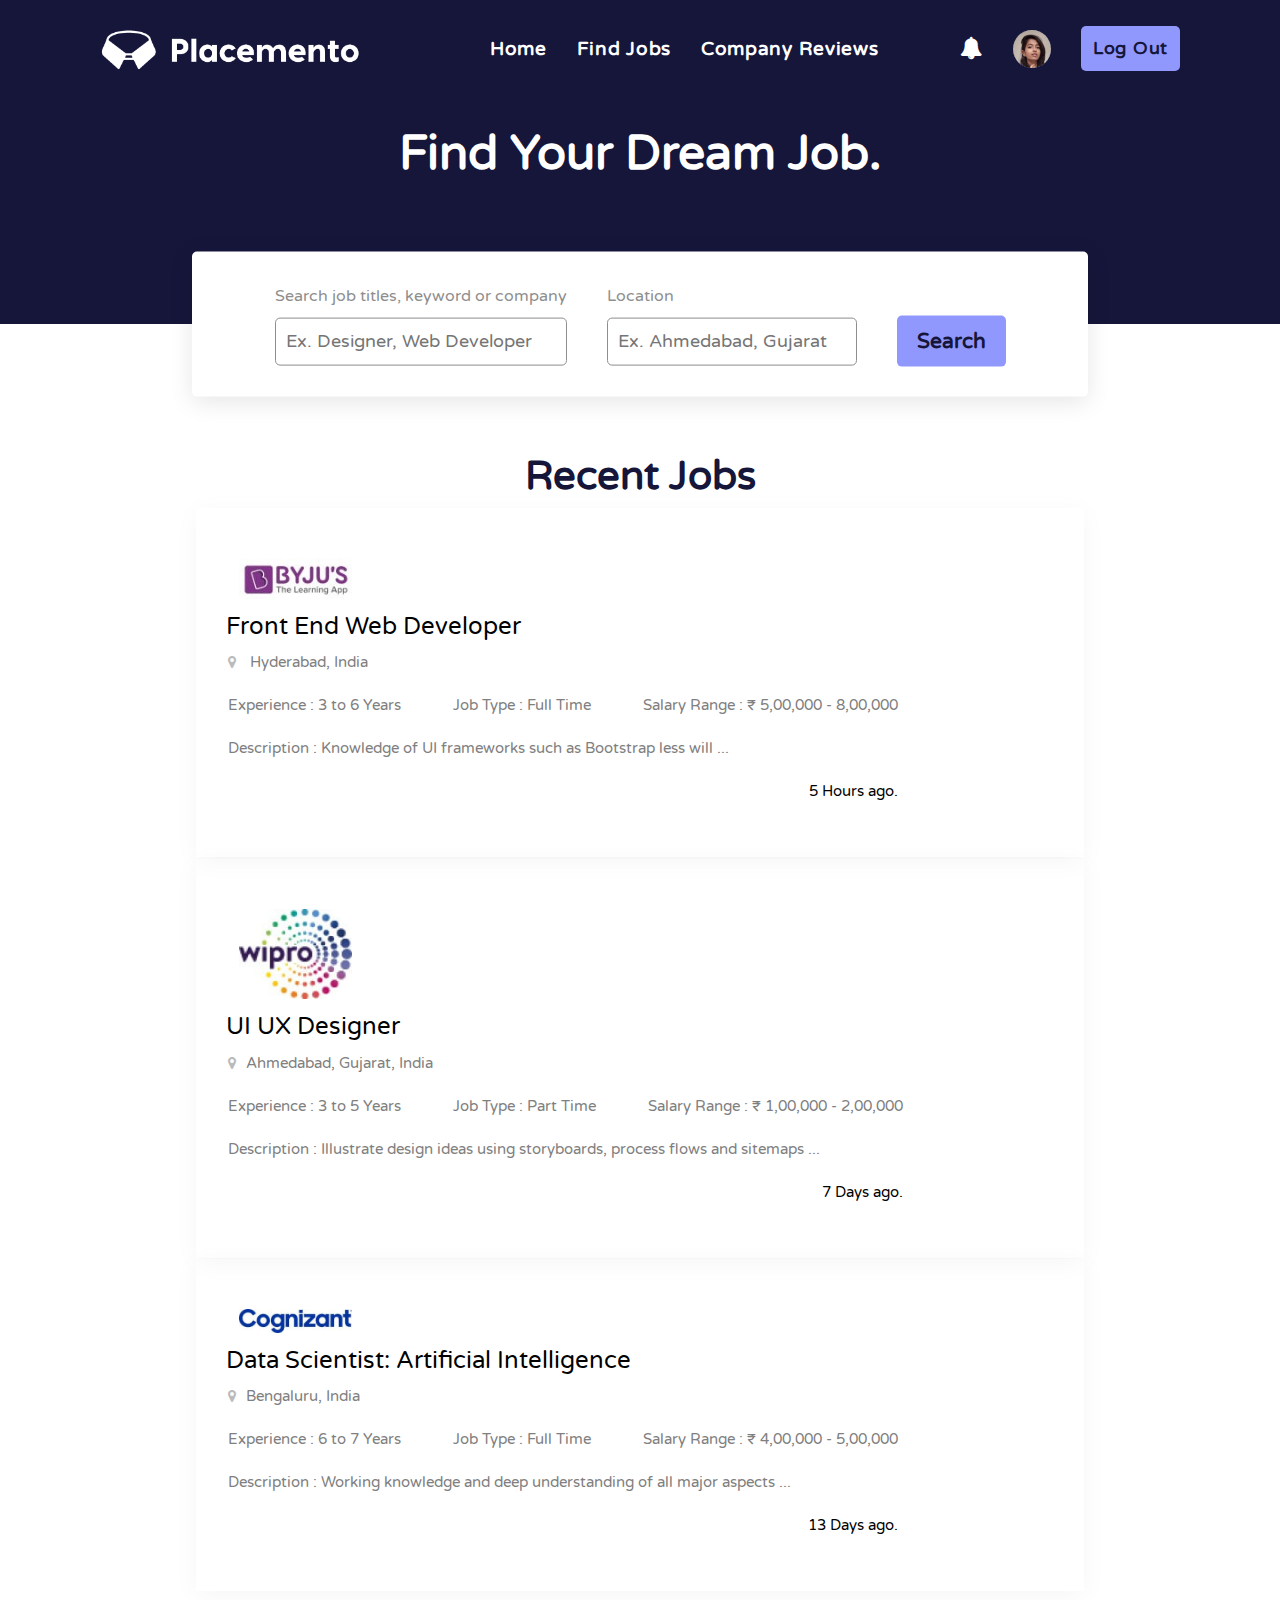
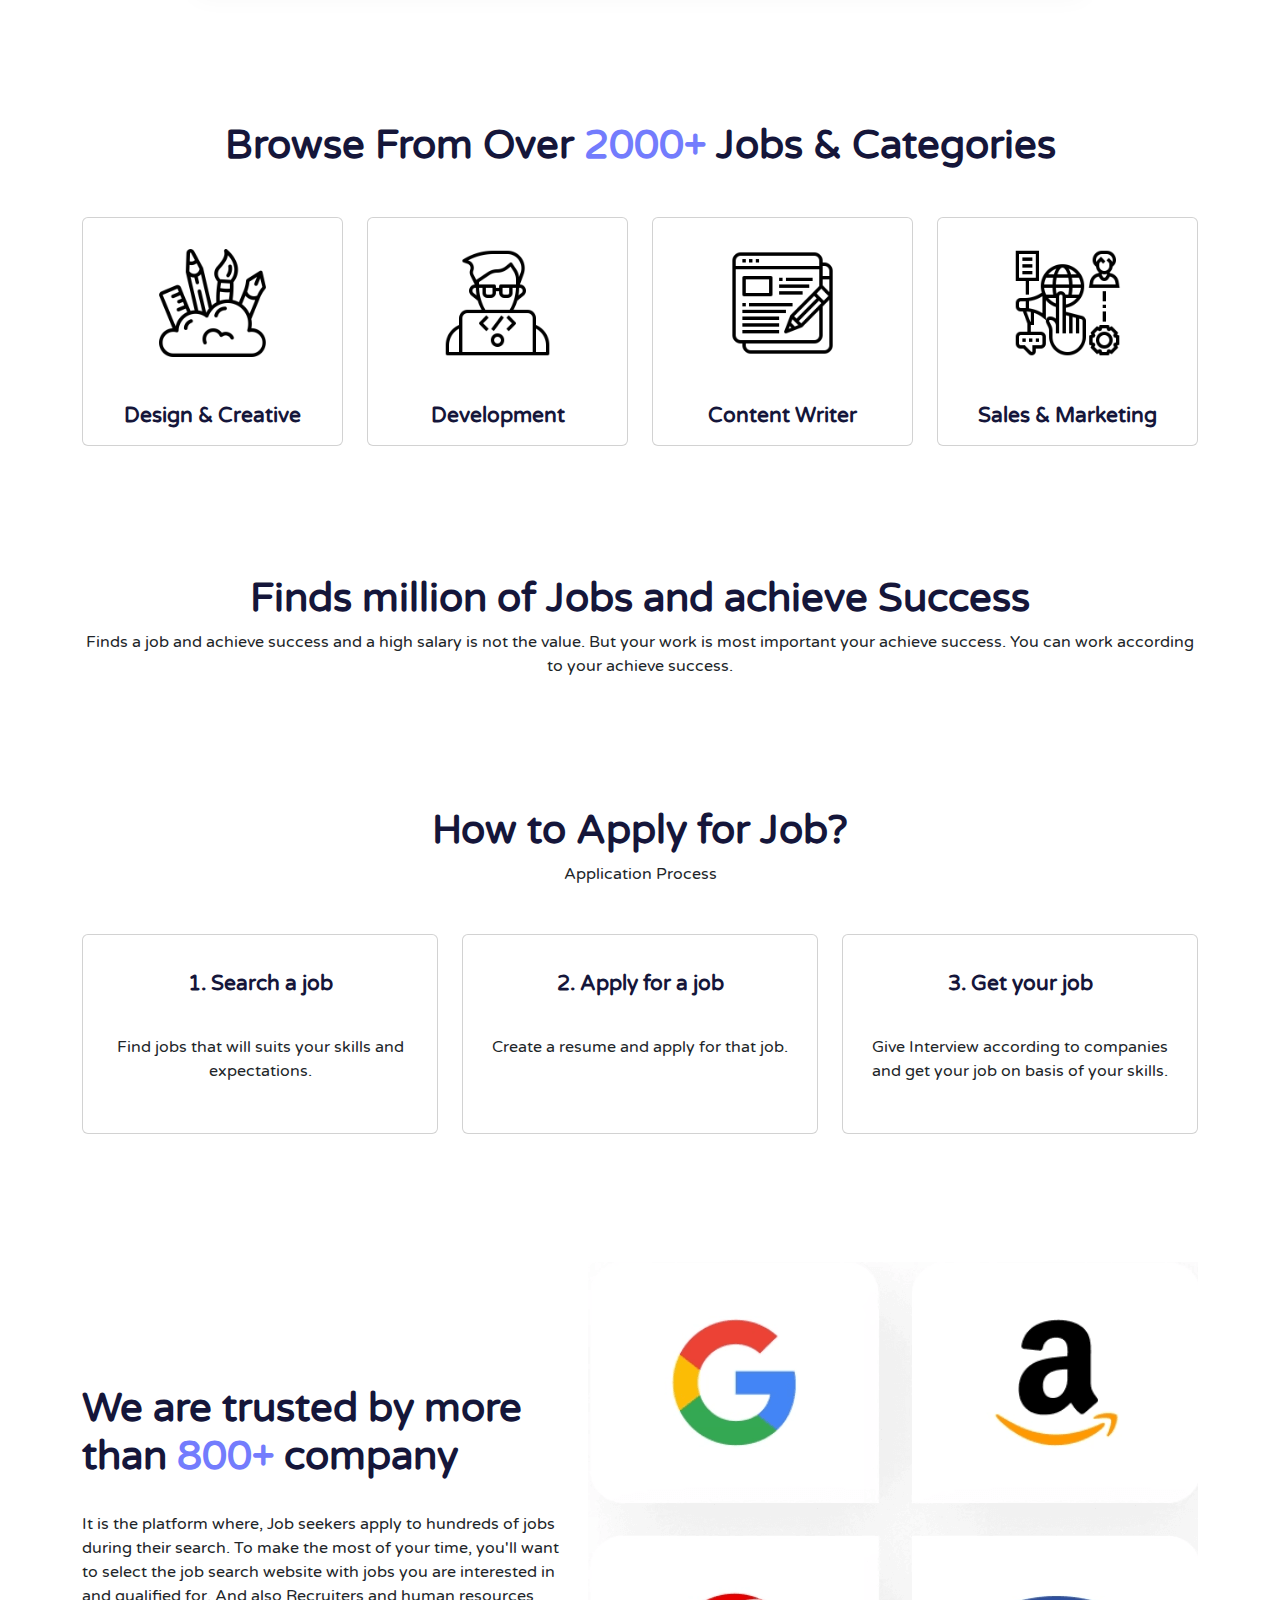
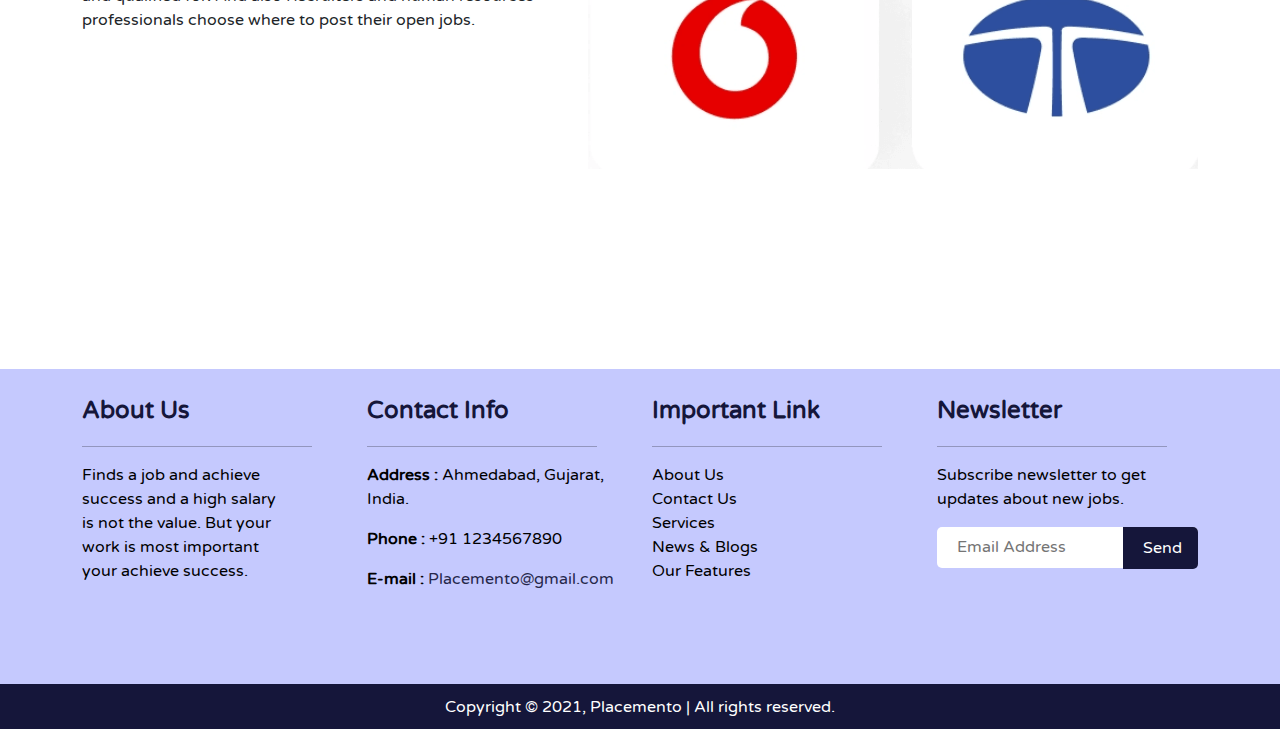
<file: index.html>
<!DOCTYPE html>
<html lang="en">

<head>
    <meta charset="UTF-8">
    <meta http-equiv="X-UA-Compatible" content="IE=edge">
    <meta name="viewport" content="width=device-width, initial-scale=1.0">
    <title>Placemento</title>

    <link rel="stylesheet" type="text/css" href="./css/style.css">

    <!-- Favicons -->
    <link href="./img/Favicon.png" rel="icon">
    <link href="./img/Favicon.png" rel="apple-touch-icon">
<!--     <link rel="stylesheet" href="http://maxcdn.bootstrapcdn.com/font-awesome/4.7.0/css/font-awesome.min.css"> -->
    <link rel="stylesheet" href="https://cdnjs.cloudflare.com/ajax/libs/font-awesome/4.7.0/css/font-awesome.min.css">

    <link href="https://cdn.jsdelivr.net/npm/bootstrap@5.1.1/dist/css/bootstrap.min.css" rel="stylesheet"
        crossorigin="anonymous">

</head>

<body>
    <header class="header">
        <a href="#" class="logo"><img src="./img/Logo.png" alt=""></a>
        <div class="group">
            <ul class="navigation">
                <li><a href="./index.html">Home</a></li>
                <li><a href="./findjobs.html">Find Jobs</a></li>
                <li><a href="./company_reviews.html">Company Reviews</a></li>
                <li><a href="#" id="logout">Log Out</a></li>
            </ul>
            <ul class="action">
                <li><a href="./notification.html"><i class="fa fa-bell" aria-hidden="true"></i></a></li>
                <!-- <li><a href="./profile.html"><i class="fa fa-user" aria-hidden="true"></i></a></li> -->
                <li id="user-icon"><a href="./profile.html"><img src="./img/Helly.jpg" alt=""></a></li>
                <li><a href="#" id="logout">Log Out</a></li>
                <div class="menuToggle">
                    <i class="fa fa-bars" aria-hidden="true"></i>
                    <i class="fa fa-times" aria-hidden="true"></i>
                </div>
            </ul>
        </div>
    </header>

    <!--Search Container-->
    <div class="banner">
        <br>
        <div class="bg">
            <div class="content">
                <h1 align="center">Find Your Dream Job.</h1>
            </div>
            <div class="searchBox">
                <div class="inputBox">
                    <p>Search job titles, keyword or company</p>
                    <input type="text" placeholder="Ex. Designer, Web Developer">
                </div>
                <div class="inputBox">
                    <p>Location</p>
                    <input type="text" placeholder="Ex. Ahmedabad, Gujarat">
                </div>
                <div class="inputBox">
                    <p class="white">_</p>
                    <input type="submit" value="Search">
                </div>
            </div>
        </div>
    </div>

    <!-- Recent Jobs -->
    <div class="rjobs">
        <div class="container">
            <div class="container" id="fjobs">
                <div>
                    <h2 align="center">Recent Jobs</h2>
                </div>
            </div>
            <div class="row justify-content-center">
                <div class="col-xl-10">
                    <!-- single-job-content -->
                    <div class="single-job-items mb-30">
                        <div class="job-items">
                            <div class="company-img">
                                <a href="#"><img src="./img/Companies/Byju's.jpg" alt="Company_Name"></a>
                                <!--Company logo-->
                            </div>
                            <div class="job-tittle">
                                <a href="#">
                                    <h4>Front End Web Developer</h4>
                                    <!--Job Title-->
                                </a>
                                <ul>
                                    <!--Company Location-->
                                    <li><i class="fa fa-map-marker"></i> Hyderabad, India</li>
                                </ul>
                                <ul>
                                    <!--Experience-->
                                    <li>Experience : 3 to 6 Years</li>
                                    <!--Job Type-->
                                    <li>Job Type : Full Time</li>
                                    <!--Salary Range-->
                                    <li>Salary Range : ₹ 5,00,000 - 8,00,000</li>
                                </ul>
                                <ul>
                                    <!--Description-->
                                    <li>Description : Knowledge of UI frameworks such as Bootstrap less will ...</li>
                                </ul>
                                <ul style="float: right;">
                                    <!--Time-->
                                    <li style="color: #000;">5 Hours ago.</li>
                                </ul>
                            </div>
                        </div>
                    </div>
                    <div class="single-job-items mb-30">
                        <div class="job-items">
                            <div class="company-img">
                                <a href="#"><img src="./img/Companies/Wipro.jpg" alt="Company_Name"></a>
                                <!--Company logo-->
                            </div>
                            <div class="job-tittle">
                                <a href="#">
                                    <h4>UI UX Designer</h4>
                                    <!--Job Title-->
                                </a>
                                <ul>
                                    <!--Company Location-->
                                    <li><i class="fa fa-map-marker"></i>Ahmedabad, Gujarat, India</li>
                                </ul>
                                <ul>
                                    <!--Experience-->
                                    <li>Experience : 3 to 5 Years</li>
                                    <!--Job Type-->
                                    <li>Job Type : Part Time</li>
                                    <!--Salary Range-->
                                    <li>Salary Range : ₹ 1,00,000 - 2,00,000</li>
                                </ul>
                                <ul>
                                    <!--Description-->
                                    <li>Description : Illustrate design ideas using storyboards, process flows and
                                        sitemaps ...</li>
                                </ul>
                                <ul style="float: right;">
                                    <!--Time-->
                                    <li style="color: #000;">7 Days ago.</li>
                                </ul>
                            </div>
                        </div>
                    </div>
                    <div class="single-job-items mb-30">
                        <div class="job-items">
                            <div class="company-img">
                                <a href="#"><img src="./img/Companies/Cognizant.jpg" alt="Company_Name"></a>
                                <!--Company logo-->
                            </div>
                            <div class="job-tittle">
                                <a href="#">
                                    <h4>Data Scientist: Artificial Intelligence</h4>
                                    <!--Job Title-->
                                </a>
                                <ul>
                                    <!--Company Location-->
                                    <li><i class="fa fa-map-marker"></i>Bengaluru, India</li>
                                </ul>
                                <ul>
                                    <!--Experience-->
                                    <li>Experience : 6 to 7 Years</li>
                                    <!--Job Type-->
                                    <li>Job Type : Full Time</li>
                                    <!--Salary Range-->
                                    <li>Salary Range : ₹ 4,00,000 - 5,00,000</li>
                                </ul>
                                <ul>
                                    <!--Description-->
                                    <li>Description : Working knowledge and deep understanding of all major aspects ...
                                    </li>
                                </ul>
                                <ul style="float: right;">
                                    <!--Time-->
                                    <li style="color: #000;">13 Days ago.</li>
                                </ul>
                            </div>
                        </div>
                    </div>
                </div>
            </div>
        </div>
    </div>


    <!-- Browse Jobs -->
    <div class="container">
        <div>
            <h2 align="center">Browse From Over <span style="color:#737cfd;">2000+</span> Jobs & Categories</h2>
        </div>
    </div>
    <div class="container mt-5" id="bjobs">
        <div class="row">
            <div class="col-md-3 col-sm-6 item">
                <div class="card item-card card-block">
                    <img src="./img/Categories/creativity.png" alt="">
                    <h5 class="item-card-title mt-3 mb-3">Design & Creative</h5>
                </div>
            </div>
            <div class="col-md-3 col-sm-6 item">
                <div class="card item-card card-block">
                    <img src="./img/Categories/coding.png" alt="">
                    <h5 class="item-card-title  mt-3 mb-3">Development</h5>
                </div>
            </div>
            <div class="col-md-3 col-sm-6 item">
                <div class="card item-card card-block">
                    <img src="./img/Categories/writer.png" alt="">
                    <h5 class="item-card-title  mt-3 mb-3">Content Writer</h5>
                </div>
            </div>
            <div class="col-md-3 col-sm-6 item">
                <div class="card item-card card-block">
                    <img src="./img/Categories/channel.png" alt="">
                    <h5 align="center" class="item-card-title  mt-3 mb-3">Sales & Marketing</h5>
                </div>
            </div>
        </div>
    </div>

    <!-- About -->
    <div class="container">
        <div>
            <h2 align="center">Finds million of Jobs and achieve Success</h2>
            <p align="center">Finds a job and achieve success and a high salary is not the value. But your work is most
                important your
                achieve success. You can work according to your achieve success.</p>
        </div>
    </div>

    <!-- Apply Job -->
    <div class="container">
        <div>
            <h2 align="center">How to Apply for Job?</h2>
            <p align="center">Application Process</p>
        </div>
    </div>
    <div class="container mt-5" id="ajobs">
        <div class="row">
            <div class="col-md-4 col-sm-6 item">
                <div class="card item-card card-block">
                    <h5 class="item-card-title mt-3 mb-3">1. Search
                        a job</h5>
                    <p align="center">Find jobs that will suits your skills and expectations.</p>
                </div>
            </div>
            <div class="col-md-4 col-sm-6 item">
                <div class="card item-card card-block">
                    <h5 class="item-card-title  mt-3 mb-3">2. Apply
                        for a job</h5>
                    <p align="center">Create a resume and apply for that job.</p>
                </div>
            </div>
            <div class="col-md-4 col-sm-6 item">
                <div class="card item-card card-block">
                    <h5 class="item-card-title  mt-3 mb-3">3. Get
                        your job</h5>
                    <p align="center">Give Interview according to companies and get your job on basis of your skills.
                    </p>
                </div>
            </div>
        </div>
    </div>

    <!-- Companies -->
    <div class="container" id="companies">
        <div class="image-right">
            <img src="./img/Companies.png" alt="Companies" />
            <div>
                <h2>We are trusted by more than <span style="color:#737cfd;">800+</span> company</h2>
                <br>
                <p>It is the platform where, Job seekers apply to hundreds of jobs during their search. To make the most
                    of your time, you'll want
                    to select the job search website with jobs you are interested in and qualified for. And also
                    Recruiters and human resources professionals choose where to post their open jobs.</p>
            </div>
        </div>
    </div>




    <br><br><br>

    <footer>
        <!-- Footer -->
        <div class="footer-area footer-bg footer-padding">
            <div class="container">
                <div class="row d-flex justify-content-between">
                    <div class="col-xl-3 col-lg-3 col-md-4 col-sm-6">
                        <div class="single-footer-caption mb-50">
                            <div class="single-footer-caption mb-30">
                                <div class="footer-tittle">
                                    <h4>About Us</h4>
                                    <hr style="width: 230px;">
                                    <div class="footer-pera">
                                        <p>Finds a job and achieve success and a high salary is not the value. But your
                                            work is most
                                            important your
                                            achieve success.</p>
                                    </div>
                                </div>
                            </div>

                        </div>
                    </div>
                    <div class="col-xl-3 col-lg-3 col-md-4 col-sm-5">
                        <div class="single-footer-caption mb-50">
                            <div class="footer-tittle">
                                <h4>Contact Info</h4>
                                <hr style="width: 230px;">
                                <p><span style="font-weight: 600;">Address :</span> Ahmedabad, Gujarat, India.</p>
                                <p><span style="font-weight: 600;">Phone :</span> +91 1234567890</p>
                                <p><span style="font-weight: 600;">E-mail : </span><a href="#">Placemento@gmail.com</a>
                                </p>
                            </div>

                        </div>
                    </div>
                    <div class="col-xl-3 col-lg-3 col-md-4 col-sm-5" id="implinks">
                        <div class="single-footer-caption mb-50">
                            <div class="footer-tittle">
                                <h4>Important Link</h4>
                                <hr style="width: 230px;">
                                <p><a href="#">About Us</a><br>
                                    <a href="#">Contact Us</a><br>
                                    <a href="#">Services</a><br>
                                    <a href="#">News & Blogs</a><br>
                                    <a href="#">Our Features</a>
                                </p>
                            </div>
                        </div>
                    </div>
                    <div class="col-xl-3 col-lg-3 col-md-4 col-sm-5">
                        <div class="single-footer-caption mb-50">
                            <div class="footer-tittle">
                                <h4>Newsletter</h4>
                                <hr style="width: 230px;">
                                <div class="footer-pera footer-pera2">
                                    <p>Subscribe newsletter to get updates about new jobs.</p>
                                    <div class="footer-form">
                                        <form>
                                            <input type="email" name="email" placeholder="Email Address">
                                            <div class="form-icon">
                                                <a href="#">Send</a>
                                            </div>
                                        </form>
                                    </div>
                                </div>
                            </div>
                        </div>
                    </div>
                </div>
            </div>
        </div>
        <div class="footer-copy-right">
            <p>
                Copyright © 2021, Placemento | All rights reserved.
            </p>
        </div>
        <!-- Footer -->
    </footer>
    <script>
        let menuToggle = document.querySelector('.menuToggle');
        let navigation = document.querySelector('.navigation');
        menuToggle.onclick = function () {
            menuToggle.classList.toggle('active');
            navigation.classList.toggle('active');
        }
    </script>
</body>

</html>
</file>
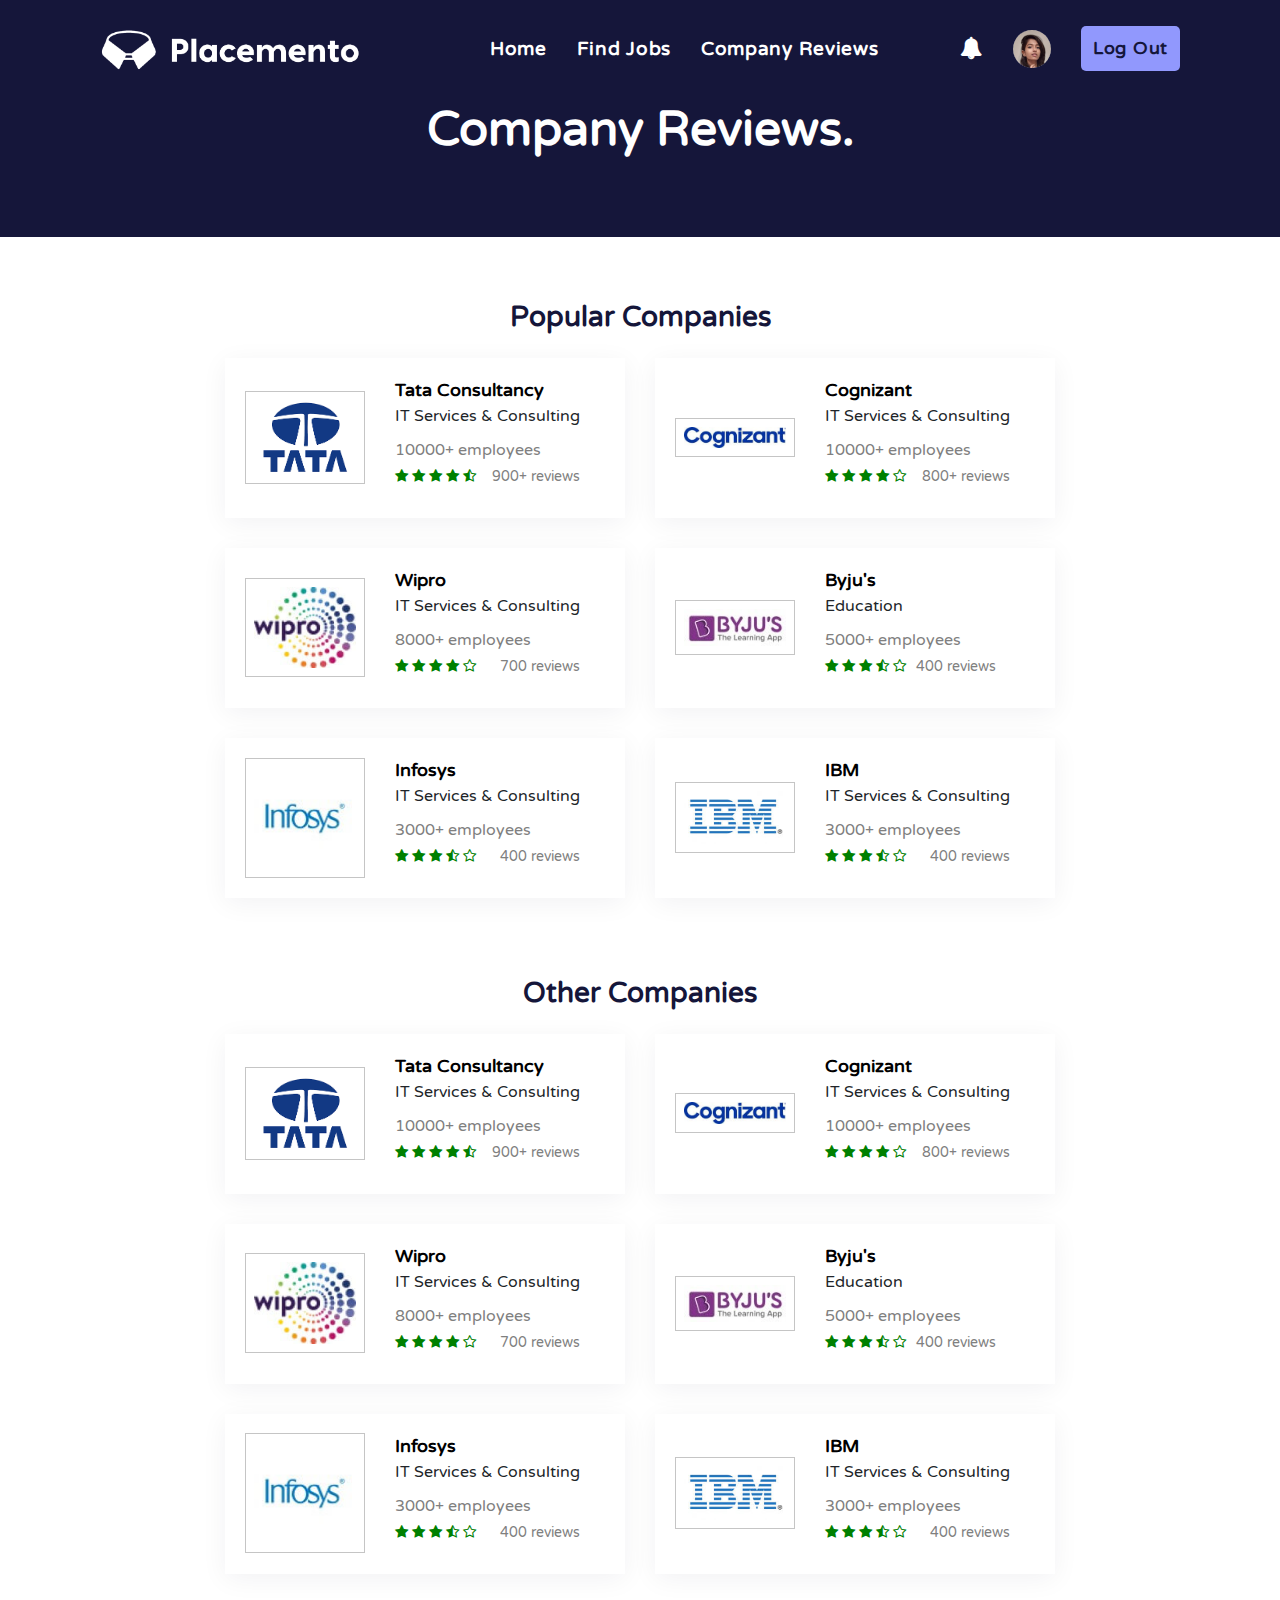
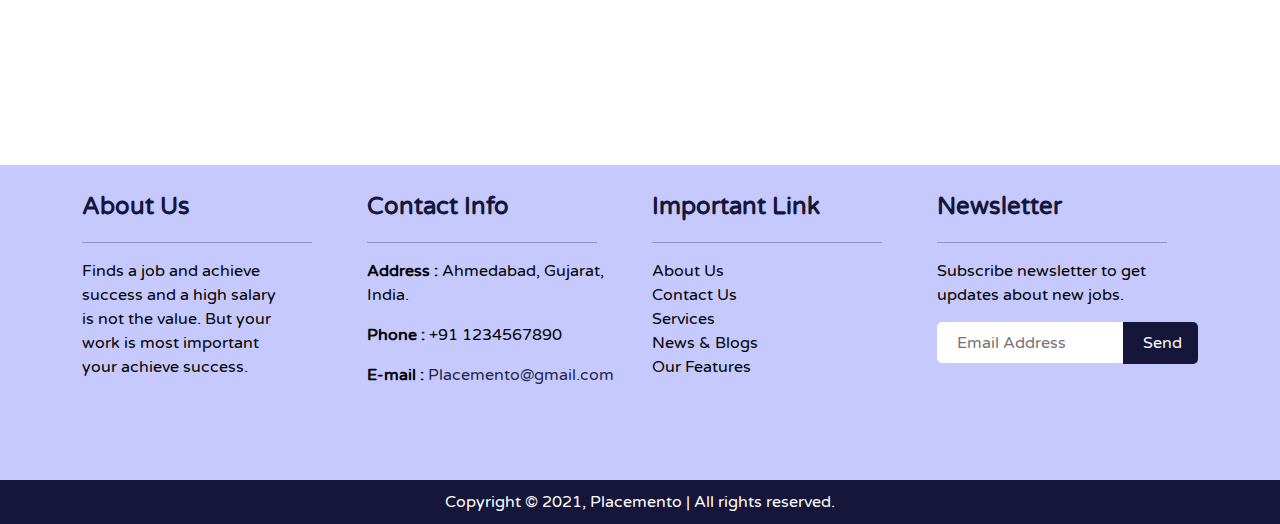
<file: company_reviews.html>
<!DOCTYPE html>
<html lang="en">

<head>
    <meta charset="UTF-8">
    <meta http-equiv="X-UA-Compatible" content="IE=edge">
    <meta name="viewport" content="width=device-width, initial-scale=1.0">
    <title>Placemento</title>

    <link rel="stylesheet" type="text/css" href="./css/style.css">
    <link rel="stylesheet" type="text/css" href="./css/findjobs.css">
    <link rel="stylesheet" type="text/css" href="./css/company-reviews.css">

    <!-- Favicons -->
    <link href="./img/Favicon.png" rel="icon">
    <link href="./img/Favicon.png" rel="apple-touch-icon">
    <link rel="stylesheet" href="https://cdnjs.cloudflare.com/ajax/libs/font-awesome/4.7.0/css/font-awesome.min.css">

    <link href="https://cdn.jsdelivr.net/npm/bootstrap@5.1.1/dist/css/bootstrap.min.css" rel="stylesheet"
        crossorigin="anonymous">

</head>

<body>
    <header class="header">
        <a href="#" class="logo"><img src="./img/Logo.png" alt=""></a>
        <div class="group">
            <ul class="navigation">
                <li><a href="./index.html">Home</a></li>
                <li><a href="./findjobs.html">Find Jobs</a></li>
                <li><a href="./company_reviews.html">Company Reviews</a></li>
                <li><a href="#" id="logout">Log Out</a></li>
            </ul>
            <ul class="action">
                <li><a href="./notification.html"><i class="fa fa-bell" aria-hidden="true"></i></a></li>
                <!-- <li><a href="./profile.html"><i class="fa fa-user" aria-hidden="true"></i></a></li> -->
                <li id="user-icon"><a href="./profile.html"><img src="./img/Helly.jpg" alt=""></a></li>
                <li><a href="#" id="logout">Log Out</a></li>
                <div class="menuToggle">
                    <i class="fa fa-bars" aria-hidden="true"></i>
                    <i class="fa fa-times" aria-hidden="true"></i>
                </div>
            </ul>
        </div>
    </header>

    <!-- Titles -->
    <div class="opages">
        <div class="banner">
            <div class="bg">
                <div class="content">
                    <h1 align="center">Company Reviews.</h1>
                </div>
            </div>
        </div>
    </div>

    <!-- Popular Companies -->
    <div id="review-titles">
        <div>
            <h3 align="center" style="font-weight: 600;color: #15163a;">Popular Companies</h3>
        </div>
    </div>
    <!-- Reviews -->
    <section id="reviews">
        <div class="review-container">
            <div class="review-box">
                <div class="box-top">
                    <div class="profile">
                        <div class="company-img">
                            <img src="./img/Companies/Tata.png" alt="">
                        </div>
                        <div class="company-content">
                            <strong>Tata Consultancy</strong>
                            <span>IT Services & Consulting</span>
                            <span style="margin-top: 10px;color: #808080;">10000+ employees</span>
                            <div class="ratings">
                                <i class="fa fa-star" aria-hidden="true"></i>
                                <i class="fa fa-star" aria-hidden="true"></i>
                                <i class="fa fa-star" aria-hidden="true"></i>
                                <i class="fa fa-star" aria-hidden="true"></i>
                                <i class="fa fa-star-half-o" aria-hidden="true"></i>
                                <p style="float: right;color:#808080 ;">900+ reviews</p>
                            </div>
                        </div>
                    </div>
                </div>
            </div>

            <div class="review-box">
                <div class="box-top">
                    <div class="profile">
                        <div class="company-img">
                            <img src="./img/Companies/Cognizant.jpg" alt="">
                        </div>
                        <div class="company-content">
                            <strong>Cognizant</strong>
                            <span>IT Services & Consulting</span>
                            <span style="margin-top: 10px;color: #808080;">10000+ employees</span>
                            <div class="ratings">
                                <i class="fa fa-star" aria-hidden="true"></i>
                                <i class="fa fa-star" aria-hidden="true"></i>
                                <i class="fa fa-star" aria-hidden="true"></i>
                                <i class="fa fa-star" aria-hidden="true"></i>
                                <i class="fa fa-star-o" aria-hidden="true"></i>
                                <p style="float: right;color:#808080 ;">800+ reviews</p>
                            </div>
                        </div>
                    </div>
                </div>
            </div>

            <div class="review-box">
                <div class="box-top">
                    <div class="profile">
                        <div class="company-img">
                            <img src="./img/Companies/Wipro.jpg" alt="">
                        </div>
                        <div class="company-content">
                            <strong>Wipro</strong>
                            <span>IT Services & Consulting</span>
                            <span style="margin-top: 10px;color: #808080;">8000+ employees</span>
                            <div class="ratings">
                                <i class="fa fa-star" aria-hidden="true"></i>
                                <i class="fa fa-star" aria-hidden="true"></i>
                                <i class="fa fa-star" aria-hidden="true"></i>
                                <i class="fa fa-star" aria-hidden="true"></i>
                                <i class="fa fa-star-o" aria-hidden="true"></i>
                                <p style="float: right;color:#808080 ;">700 reviews</p>
                            </div>
                        </div>
                    </div>
                </div>
            </div>
            <div class="review-box">
                <div class="box-top">
                    <div class="profile">
                        <div class="company-img">
                            <img src="./img/Companies/Byju's.jpg" alt="">
                        </div>
                        <div class="company-content">
                            <strong>Byju's</strong>
                            <span>Education</span>
                            <span style="margin-top: 10px;color: #808080;">5000+ employees</span>
                            <div class="ratings">
                                <i class="fa fa-star" aria-hidden="true"></i>
                                <i class="fa fa-star" aria-hidden="true"></i>
                                <i class="fa fa-star" aria-hidden="true"></i>
                                <i class="fa fa-star-half-o" aria-hidden="true"></i>
                                <i class="fa fa-star-o" aria-hidden="true"></i>
                                <p style="float: right;color:#808080 ;margin-left: 10px;">400 reviews</p>
                            </div>
                        </div>
                    </div>
                </div>
            </div>
            <div class="review-box">
                <div class="box-top">
                    <div class="profile">
                        <div class="company-img">
                            <img src="./img/Companies/Infosys.jpg" alt="">
                        </div>
                        <div class="company-content">
                            <strong>Infosys</strong>
                            <span>IT Services & Consulting</span>
                            <span style="margin-top: 10px;color: #808080;">3000+ employees</span>
                            <div class="ratings">
                                <i class="fa fa-star" aria-hidden="true"></i>
                                <i class="fa fa-star" aria-hidden="true"></i>
                                <i class="fa fa-star" aria-hidden="true"></i>
                                <i class="fa fa-star-half-o" aria-hidden="true"></i>
                                <i class="fa fa-star-o" aria-hidden="true"></i>
                                <p style="float: right;color:#808080 ;">400 reviews</p>
                            </div>
                        </div>
                    </div>
                </div>
            </div>
            <div class="review-box">
                <div class="box-top">
                    <div class="profile">
                        <div class="company-img">
                            <img src="./img/Companies/IBM.jpg" alt="">
                        </div>
                        <div class="company-content">
                            <strong>IBM</strong>
                            <span>IT Services & Consulting</span>
                            <span style="margin-top: 10px;color: #808080;">3000+ employees</span>
                            <div class="ratings">
                                <i class="fa fa-star" aria-hidden="true"></i>
                                <i class="fa fa-star" aria-hidden="true"></i>
                                <i class="fa fa-star" aria-hidden="true"></i>
                                <i class="fa fa-star-half-o" aria-hidden="true"></i>
                                <i class="fa fa-star-o" aria-hidden="true"></i>
                                <p style="float: right;color:#808080 ;">400 reviews</p>
                            </div>
                        </div>
                    </div>
                </div>
            </div>
        </div>
    </section>


    <!-- Other Companies -->
    <div id="review-titles">
        <div>
            <h3 align="center" style="font-weight: 600;color: #15163a;">Other Companies</h3>
        </div>
    </div>
    <!-- Reviews -->
    <section id="reviews">
        <div class="review-container">
            <div class="review-box">
                <div class="box-top">
                    <div class="profile">
                        <div class="company-img">
                            <img src="./img/Companies/Tata.png" alt="">
                        </div>
                        <div class="company-content">
                            <strong>Tata Consultancy</strong>
                            <span>IT Services & Consulting</span>
                            <span style="margin-top: 10px;color: #808080;">10000+ employees</span>
                            <div class="ratings">
                                <i class="fa fa-star" aria-hidden="true"></i>
                                <i class="fa fa-star" aria-hidden="true"></i>
                                <i class="fa fa-star" aria-hidden="true"></i>
                                <i class="fa fa-star" aria-hidden="true"></i>
                                <i class="fa fa-star-half-o" aria-hidden="true"></i>
                                <p style="float: right;color:#808080 ;">900+ reviews</p>
                            </div>
                        </div>
                    </div>
                </div>
            </div>

            <div class="review-box">
                <div class="box-top">
                    <div class="profile">
                        <div class="company-img">
                            <img src="./img/Companies/Cognizant.jpg" alt="">
                        </div>
                        <div class="company-content">
                            <strong>Cognizant</strong>
                            <span>IT Services & Consulting</span>
                            <span style="margin-top: 10px;color: #808080;">10000+ employees</span>
                            <div class="ratings">
                                <i class="fa fa-star" aria-hidden="true"></i>
                                <i class="fa fa-star" aria-hidden="true"></i>
                                <i class="fa fa-star" aria-hidden="true"></i>
                                <i class="fa fa-star" aria-hidden="true"></i>
                                <i class="fa fa-star-o" aria-hidden="true"></i>
                                <p style="float: right;color:#808080 ;">800+ reviews</p>
                            </div>
                        </div>
                    </div>
                </div>
            </div>

            <div class="review-box">
                <div class="box-top">
                    <div class="profile">
                        <div class="company-img">
                            <img src="./img/Companies/Wipro.jpg" alt="">
                        </div>
                        <div class="company-content">
                            <strong>Wipro</strong>
                            <span>IT Services & Consulting</span>
                            <span style="margin-top: 10px;color: #808080;">8000+ employees</span>
                            <div class="ratings">
                                <i class="fa fa-star" aria-hidden="true"></i>
                                <i class="fa fa-star" aria-hidden="true"></i>
                                <i class="fa fa-star" aria-hidden="true"></i>
                                <i class="fa fa-star" aria-hidden="true"></i>
                                <i class="fa fa-star-o" aria-hidden="true"></i>
                                <p style="float: right;color:#808080 ;">700 reviews</p>
                            </div>
                        </div>
                    </div>
                </div>
            </div>
            <div class="review-box">
                <div class="box-top">
                    <div class="profile">
                        <div class="company-img">
                            <img src="./img/Companies/Byju's.jpg" alt="">
                        </div>
                        <div class="company-content">
                            <strong>Byju's</strong>
                            <span>Education</span>
                            <span style="margin-top: 10px;color: #808080;">5000+ employees</span>
                            <div class="ratings">
                                <i class="fa fa-star" aria-hidden="true"></i>
                                <i class="fa fa-star" aria-hidden="true"></i>
                                <i class="fa fa-star" aria-hidden="true"></i>
                                <i class="fa fa-star-half-o" aria-hidden="true"></i>
                                <i class="fa fa-star-o" aria-hidden="true"></i>
                                <p style="float: right;color:#808080 ;margin-left: 10px;">400 reviews</p>
                            </div>
                        </div>
                    </div>
                </div>
            </div>
            <div class="review-box">
                <div class="box-top">
                    <div class="profile">
                        <div class="company-img">
                            <img src="./img/Companies/Infosys.jpg" alt="">
                        </div>
                        <div class="company-content">
                            <strong>Infosys</strong>
                            <span>IT Services & Consulting</span>
                            <span style="margin-top: 10px;color: #808080;">3000+ employees</span>
                            <div class="ratings">
                                <i class="fa fa-star" aria-hidden="true"></i>
                                <i class="fa fa-star" aria-hidden="true"></i>
                                <i class="fa fa-star" aria-hidden="true"></i>
                                <i class="fa fa-star-half-o" aria-hidden="true"></i>
                                <i class="fa fa-star-o" aria-hidden="true"></i>
                                <p style="float: right;color:#808080 ;">400 reviews</p>
                            </div>
                        </div>
                    </div>
                </div>
            </div>
            <div class="review-box">
                <div class="box-top">
                    <div class="profile">
                        <div class="company-img">
                            <img src="./img/Companies/IBM.jpg" alt="">
                        </div>
                        <div class="company-content">
                            <strong>IBM</strong>
                            <span>IT Services & Consulting</span>
                            <span style="margin-top: 10px;color: #808080;">3000+ employees</span>
                            <div class="ratings">
                                <i class="fa fa-star" aria-hidden="true"></i>
                                <i class="fa fa-star" aria-hidden="true"></i>
                                <i class="fa fa-star" aria-hidden="true"></i>
                                <i class="fa fa-star-half-o" aria-hidden="true"></i>
                                <i class="fa fa-star-o" aria-hidden="true"></i>
                                <p style="float: right;color:#808080 ;">400 reviews</p>
                            </div>
                        </div>
                    </div>
                </div>
            </div>
        </div>
    </section>


    <br><br>

    <footer>
        <!-- Footer -->
        <div class="footer-area footer-bg footer-padding">
            <div class="container">
                <div class="row d-flex justify-content-between">
                    <div class="col-xl-3 col-lg-3 col-md-4 col-sm-6">
                        <div class="single-footer-caption mb-50">
                            <div class="single-footer-caption mb-30">
                                <div class="footer-tittle">
                                    <h4>About Us</h4>
                                    <hr style="width: 230px;">
                                    <div class="footer-pera">
                                        <p>Finds a job and achieve success and a high salary is not the value. But your
                                            work is most
                                            important your
                                            achieve success.</p>
                                    </div>
                                </div>
                            </div>

                        </div>
                    </div>
                    <div class="col-xl-3 col-lg-3 col-md-4 col-sm-5">
                        <div class="single-footer-caption mb-50">
                            <div class="footer-tittle">
                                <h4>Contact Info</h4>
                                <hr style="width: 230px;">
                                <p><span style="font-weight: 600;">Address :</span> Ahmedabad, Gujarat, India.</p>
                                <p><span style="font-weight: 600;">Phone :</span> +91 1234567890</p>
                                <p><span style="font-weight: 600;">E-mail : </span><a href="#">Placemento@gmail.com</a>
                                </p>
                            </div>

                        </div>
                    </div>
                    <div class="col-xl-3 col-lg-3 col-md-4 col-sm-5" id="implinks">
                        <div class="single-footer-caption mb-50">
                            <div class="footer-tittle">
                                <h4>Important Link</h4>
                                <hr style="width: 230px;">
                                <p><a href="#">About Us</a><br>
                                    <a href="#">Contact Us</a><br>
                                    <a href="#">Services</a><br>
                                    <a href="#">News & Blogs</a><br>
                                    <a href="#">Our Features</a>
                                </p>
                            </div>
                        </div>
                    </div>
                    <div class="col-xl-3 col-lg-3 col-md-4 col-sm-5">
                        <div class="single-footer-caption mb-50">
                            <div class="footer-tittle">
                                <h4>Newsletter</h4>
                                <hr style="width: 230px;">
                                <div class="footer-pera footer-pera2">
                                    <p>Subscribe newsletter to get updates about new jobs.</p>
                                    <div class="footer-form">
                                        <form>
                                            <input type="email" name="email" placeholder="Email Address">
                                            <div class="form-icon">
                                                <a href="#">Send</a>
                                            </div>
                                        </form>
                                    </div>
                                </div>
                            </div>
                        </div>
                    </div>
                </div>
            </div>
        </div>
        <div class="footer-copy-right">
            <p>
                Copyright © 2021, Placemento | All rights reserved.
            </p>
        </div>
        <!-- Footer -->
    </footer>
    <script>
        let menuToggle = document.querySelector('.menuToggle');
        let navigation = document.querySelector('.navigation');
        menuToggle.onclick = function () {
            menuToggle.classList.toggle('active');
            navigation.classList.toggle('active');
        }
    </script>
</body>

</html>
</file>
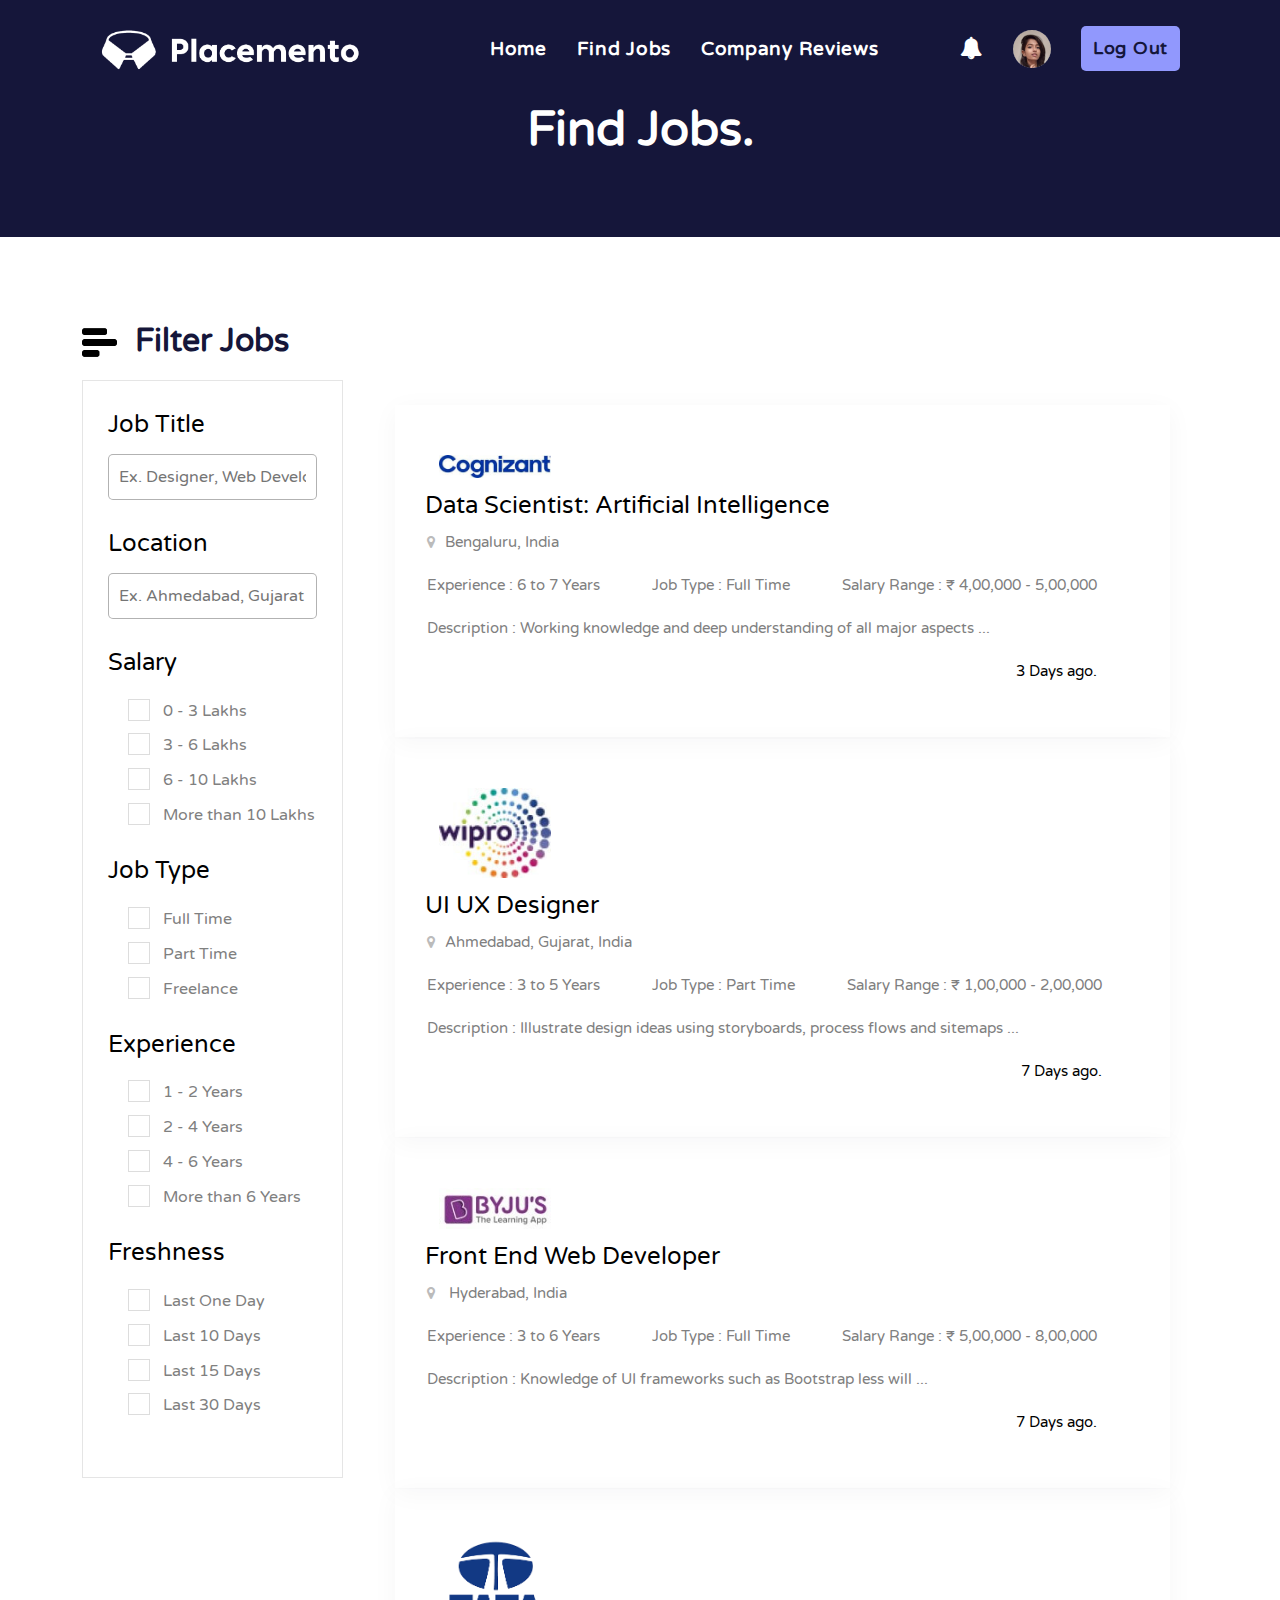
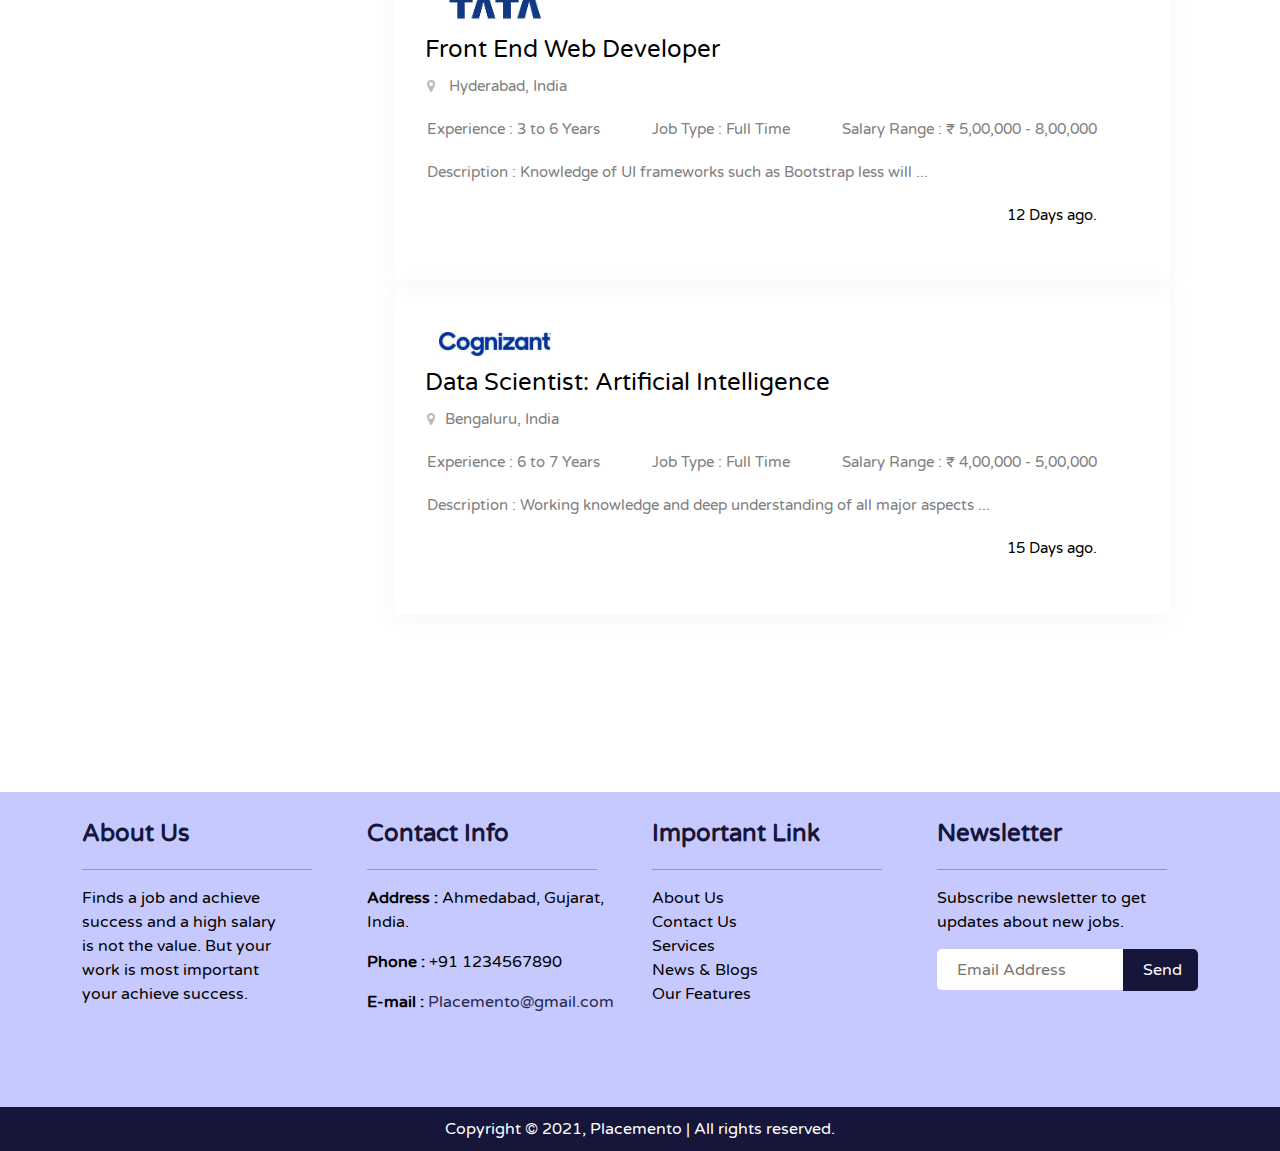
<file: findjobs.html>
<!DOCTYPE html>
<html lang="en">

<head>
    <meta charset="UTF-8">
    <meta http-equiv="X-UA-Compatible" content="IE=edge">
    <meta name="viewport" content="width=device-width, initial-scale=1.0">
    <title>Placemento</title>

    <link rel="stylesheet" type="text/css" href="./css/style.css">
    <link rel="stylesheet" type="text/css" href="./css/findjobs.css">

    <!-- Favicons -->
    <link href="./img/Favicon.png" rel="icon">
    <link href="./img/Favicon.png" rel="apple-touch-icon">
    <link rel="stylesheet" href="https://cdnjs.cloudflare.com/ajax/libs/font-awesome/4.7.0/css/font-awesome.min.css">

    <link href="https://cdn.jsdelivr.net/npm/bootstrap@5.1.1/dist/css/bootstrap.min.css" rel="stylesheet"
        crossorigin="anonymous">

</head>

<body>
    <header class="header">
        <a href="#" class="logo"><img src="./img/Logo.png" alt=""></a>
        <div class="group">
            <ul class="navigation">
                <li><a href="./index.html">Home</a></li>
                <li><a href="./findjobs.html">Find Jobs</a></li>
                <li><a href="./company_reviews.html">Company Reviews</a></li>
                <li><a href="#" id="logout">Log Out</a></li>
            </ul>
            <ul class="action">
                <li><a href="./notification.html"><i class="fa fa-bell" aria-hidden="true"></i></a></li>
                <!-- <li><a href="./profile.html"><i class="fa fa-user" aria-hidden="true"></i></a></li> -->
                <li id="user-icon"><a href="./profile.html"><img src="./img/Helly.jpg" alt=""></a></li>
                <li><a href="#" id="logout">Log Out</a></li>
                <div class="menuToggle">
                    <i class="fa fa-bars" aria-hidden="true"></i>
                    <i class="fa fa-times" aria-hidden="true"></i>
                </div>
            </ul>
        </div>
    </header>

    <!-- Title -->
    <div class="opages">
        <div class="banner">
            <div class="bg">
                <div class="content">
                    <h1 align="center">Find Jobs.</h1>
                </div>
            </div>
        </div>
    </div>

    <div class="job-listing-area pb-120" id="filters">
        <div class="container">
            <div class="row">
                <!-- Filters -->
                <div class="col-xl-3 col-lg-3 col-md-4">
                    <div class="row" id="ftitle">
                        <div class="col-12">
                            <h4><img src="./img/Bars.png" style="width: 35px;margin:0% 4% 0% 0%;height: auto;" alt="">
                                Filter Jobs</h4>
                        </div>
                    </div>

                    <!-- Job Category Listing start -->
                    <div class="job-category-listing mb-50">
                        <div class="single-listing">
                            <!-- Job Titles -->
                            <div class="fliter-titles">
                                <h5>Job Title</h5>
                            </div>
                            <div class="inputBox">
                                <input type="text" placeholder="Ex. Designer, Web Developer" />
                            </div>

                            <!-- Location -->
                            <div class="fliter-titles">
                                <h5>Location</h5>
                            </div>
                            <div class="inputBox">
                                <input type="text" placeholder="Ex. Ahmedabad, Gujarat" />
                            </div>

                            <!-- Salary -->
                            <div class="single-listing">
                                <div class="select-Categories pb-50">
                                    <div class="fliter-titles">
                                        <h5>Salary</h5>
                                    </div>
                                    <label class="container">0 - 3 Lakhs
                                        <input type="checkbox">
                                        <span class="checkmark"></span>
                                    </label>
                                    <label class="container">3 - 6 Lakhs
                                        <input type="checkbox">
                                        <span class="checkmark"></span>
                                    </label>
                                    <label class="container">6 - 10 Lakhs
                                        <input type="checkbox">
                                        <span class="checkmark"></span>
                                    </label>
                                    <label class="container">More than 10 Lakhs
                                        <input type="checkbox">
                                        <span class="checkmark"></span>
                                    </label>
                                </div>
                            </div>

                            <!-- Job Type -->
                            <div class="single-listing">
                                <div class="select-Categories pb-50">
                                    <div class="fliter-titles">
                                        <h5>Job Type</h5>
                                    </div>
                                    <label class="container">Full Time
                                        <input type="checkbox">
                                        <span class="checkmark"></span>
                                    </label>
                                    <label class="container">Part Time
                                        <input type="checkbox">
                                        <span class="checkmark"></span>
                                    </label>
                                    <label class="container">Freelance
                                        <input type="checkbox">
                                        <span class="checkmark"></span>
                                    </label>
                                </div>
                            </div>

                            <!-- Experience -->
                            <div class="single-listing">
                                <div class="select-Categories pb-50">
                                    <div class="fliter-titles">
                                        <h5>Experience</h5>
                                    </div>
                                    <label class="container"> 1 - 2 Years
                                        <input type="checkbox">
                                        <span class="checkmark"></span>
                                    </label>
                                    <label class="container"> 2 - 4 Years
                                        <input type="checkbox">
                                        <span class="checkmark"></span>
                                    </label>
                                    <label class="container"> 4 - 6 Years
                                        <input type="checkbox">
                                        <span class="checkmark"></span>
                                    </label>
                                    <label class="container"> More than 6 Years
                                        <input type="checkbox">
                                        <span class="checkmark"></span>
                                    </label>
                                </div>
                            </div>

                            <!-- Freshness -->
                            <div class="single-listing">
                                <div class="select-Categories pb-50">
                                    <div class="fliter-titles">
                                        <h5>Freshness</h5>
                                    </div>
                                    <label class="container"> Last One Day
                                        <input type="checkbox">
                                        <span class="checkmark"></span>
                                    </label>
                                    <label class="container"> Last 10 Days
                                        <input type="checkbox">
                                        <span class="checkmark"></span>
                                    </label>
                                    <label class="container"> Last 15 Days
                                        <input type="checkbox">
                                        <span class="checkmark"></span>
                                    </label>
                                    <label class="container"> Last 30 Days
                                        <input type="checkbox">
                                        <span class="checkmark"></span>
                                    </label>
                                </div>
                            </div>
                        </div>
                    </div>
                </div>
                <!-- Job List -->
                <div class="col-xl-9 col-lg-9 col-md-8">
                    <div class="container">
                        <!-- single-job-content -->
                        <div class="single-job-items mb-30">
                            <div class="job-items">
                                <div class="company-img">
                                    <a href="#"><img src="./img/Companies/Cognizant.jpg" alt="Company_Name"></a>
                                    <!--Company logo-->
                                </div>
                                <div class="job-tittle">
                                    <a href="#">
                                        <h4>Data Scientist: Artificial Intelligence</h4>
                                        <!--Job Title-->
                                    </a>
                                    <ul>
                                        <!--Company Location-->
                                        <li><i class="fa fa-map-marker"></i>Bengaluru, India</li>
                                    </ul>
                                    <ul>
                                        <!--Experience-->
                                        <li>Experience : 6 to 7 Years</li>
                                        <!--Job Type-->
                                        <li>Job Type : Full Time</li>
                                        <!--Salary Range-->
                                        <li>Salary Range : ₹ 4,00,000 - 5,00,000</li>
                                    </ul>
                                    <ul>
                                        <!--Description-->
                                        <li>Description : Working knowledge and deep understanding of all major aspects
                                            ...
                                        </li>
                                    </ul>
                                    <ul style="float: right;">
                                        <!--Time-->
                                        <li style="color: #000;">3 Days ago.</li>
                                    </ul>
                                </div>
                            </div>
                        </div>
                        <div class="single-job-items mb-30">
                            <div class="job-items">
                                <div class="company-img">
                                    <a href="#"><img src="./img/Companies/Wipro.jpg" alt="Company_Name"></a>
                                    <!--Company logo-->
                                </div>
                                <div class="job-tittle">
                                    <a href="#">
                                        <h4>UI UX Designer</h4>
                                        <!--Job Title-->
                                    </a>
                                    <ul>
                                        <!--Company Location-->
                                        <li><i class="fa fa-map-marker"></i>Ahmedabad, Gujarat, India</li>
                                    </ul>
                                    <ul>
                                        <!--Experience-->
                                        <li>Experience : 3 to 5 Years</li>
                                        <!--Job Type-->
                                        <li>Job Type : Part Time</li>
                                        <!--Salary Range-->
                                        <li>Salary Range : ₹ 1,00,000 - 2,00,000</li>
                                    </ul>
                                    <ul>
                                        <!--Description-->
                                        <li>Description : Illustrate design ideas using storyboards, process flows and
                                            sitemaps ...</li>
                                    </ul>
                                    <ul style="float: right;">
                                        <!--Time-->
                                        <li style="color: #000;">7 Days ago.</li>
                                    </ul>
                                </div>
                            </div>
                        </div>
                        <div class="single-job-items mb-30">
                            <div class="job-items">
                                <div class="company-img">
                                    <a href="#"><img src="./img/Companies/Byju's.jpg" alt="Company_Name"></a>
                                    <!--Company logo-->
                                </div>
                                <div class="job-tittle">
                                    <a href="#">
                                        <h4>Front End Web Developer</h4>
                                        <!--Job Title-->
                                    </a>
                                    <ul>
                                        <!--Company Location-->
                                        <li><i class="fa fa-map-marker"></i> Hyderabad, India</li>
                                    </ul>
                                    <ul>
                                        <!--Experience-->
                                        <li>Experience : 3 to 6 Years</li>
                                        <!--Job Type-->
                                        <li>Job Type : Full Time</li>
                                        <!--Salary Range-->
                                        <li>Salary Range : ₹ 5,00,000 - 8,00,000</li>
                                    </ul>
                                    <ul>
                                        <!--Description-->
                                        <li>Description : Knowledge of UI frameworks such as Bootstrap less will ...
                                        </li>
                                    </ul>
                                    <ul style="float: right;">
                                        <!--Time-->
                                        <li style="color: #000;">7 Days ago.</li>
                                    </ul>
                                </div>
                            </div>
                        </div>
                        <div class="single-job-items mb-30">
                            <div class="job-items">
                                <div class="company-img">
                                    <a href="#"><img src="./img/Companies/Tata.png" alt="Company_Name"></a>
                                    <!--Company logo-->
                                </div>
                                <div class="job-tittle">
                                    <a href="#">
                                        <h4>Front End Web Developer</h4>
                                        <!--Job Title-->
                                    </a>
                                    <ul>
                                        <!--Company Location-->
                                        <li><i class="fa fa-map-marker"></i> Hyderabad, India</li>
                                    </ul>
                                    <ul>
                                        <!--Experience-->
                                        <li>Experience : 3 to 6 Years</li>
                                        <!--Job Type-->
                                        <li>Job Type : Full Time</li>
                                        <!--Salary Range-->
                                        <li>Salary Range : ₹ 5,00,000 - 8,00,000</li>
                                    </ul>
                                    <ul>
                                        <!--Description-->
                                        <li>Description : Knowledge of UI frameworks such as Bootstrap less will ...
                                        </li>
                                    </ul>
                                    <ul style="float: right;">
                                        <!--Time-->
                                        <li style="color: #000;">12 Days ago.</li>
                                    </ul>
                                </div>
                            </div>
                        </div>
                        <div class="single-job-items mb-30">
                            <div class="job-items">
                                <div class="company-img">
                                    <a href="#"><img src="./img/Companies/Cognizant.jpg" alt="Company_Name"></a>
                                    <!--Company logo-->
                                </div>
                                <div class="job-tittle">
                                    <a href="#">
                                        <h4>Data Scientist: Artificial Intelligence</h4>
                                        <!--Job Title-->
                                    </a>
                                    <ul>
                                        <!--Company Location-->
                                        <li><i class="fa fa-map-marker"></i>Bengaluru, India</li>
                                    </ul>
                                    <ul>
                                        <!--Experience-->
                                        <li>Experience : 6 to 7 Years</li>
                                        <!--Job Type-->
                                        <li>Job Type : Full Time</li>
                                        <!--Salary Range-->
                                        <li>Salary Range : ₹ 4,00,000 - 5,00,000</li>
                                    </ul>
                                    <ul>
                                        <!--Description-->
                                        <li>Description : Working knowledge and deep understanding of all major aspects
                                            ...
                                        </li>
                                    </ul>
                                    <ul style="float: right;">
                                        <!--Time-->
                                        <li style="color: #000;">15 Days ago.</li>
                                    </ul>
                                </div>
                            </div>
                        </div>



                    </div>
                </div>
            </div>
        </div>
    </div>


    <br><br>

    <footer>
        <!-- Footer -->
        <div class="footer-area footer-bg footer-padding">
            <div class="container">
                <div class="row d-flex justify-content-between">
                    <div class="col-xl-3 col-lg-3 col-md-4 col-sm-6">
                        <div class="single-footer-caption mb-50">
                            <div class="single-footer-caption mb-30">
                                <div class="footer-tittle">
                                    <h4>About Us</h4>
                                    <hr style="width: 230px;">
                                    <div class="footer-pera">
                                        <p>Finds a job and achieve success and a high salary is not the value. But your
                                            work is most
                                            important your
                                            achieve success.</p>
                                    </div>
                                </div>
                            </div>

                        </div>
                    </div>
                    <div class="col-xl-3 col-lg-3 col-md-4 col-sm-5">
                        <div class="single-footer-caption mb-50">
                            <div class="footer-tittle">
                                <h4>Contact Info</h4>
                                <hr style="width: 230px;">
                                <p><span style="font-weight: 600;">Address :</span> Ahmedabad, Gujarat, India.</p>
                                <p><span style="font-weight: 600;">Phone :</span> +91 1234567890</p>
                                <p><span style="font-weight: 600;">E-mail : </span><a href="#">Placemento@gmail.com</a>
                                </p>
                            </div>

                        </div>
                    </div>
                    <div class="col-xl-3 col-lg-3 col-md-4 col-sm-5" id="implinks">
                        <div class="single-footer-caption mb-50">
                            <div class="footer-tittle">
                                <h4>Important Link</h4>
                                <hr style="width: 230px;">
                                <p><a href="#">About Us</a><br>
                                    <a href="#">Contact Us</a><br>
                                    <a href="#">Services</a><br>
                                    <a href="#">News & Blogs</a><br>
                                    <a href="#">Our Features</a>
                                </p>
                            </div>
                        </div>
                    </div>
                    <div class="col-xl-3 col-lg-3 col-md-4 col-sm-5">
                        <div class="single-footer-caption mb-50">
                            <div class="footer-tittle">
                                <h4>Newsletter</h4>
                                <hr style="width: 230px;">
                                <div class="footer-pera footer-pera2">
                                    <p>Subscribe newsletter to get updates about new jobs.</p>
                                    <div class="footer-form">
                                        <form>
                                            <input type="email" name="email" placeholder="Email Address">
                                            <div class="form-icon">
                                                <a href="#">Send</a>
                                            </div>
                                        </form>
                                    </div>
                                </div>
                            </div>
                        </div>
                    </div>
                </div>
            </div>
        </div>
        <div class="footer-copy-right">
            <p>
                Copyright © 2021, Placemento | All rights reserved.
            </p>
        </div>
        <!-- Footer -->
    </footer>
    <script>
        let menuToggle = document.querySelector('.menuToggle');
        let navigation = document.querySelector('.navigation');
        menuToggle.onclick = function () {
            menuToggle.classList.toggle('active');
            navigation.classList.toggle('active');
        }
    </script>
</body>

</html>
</file>
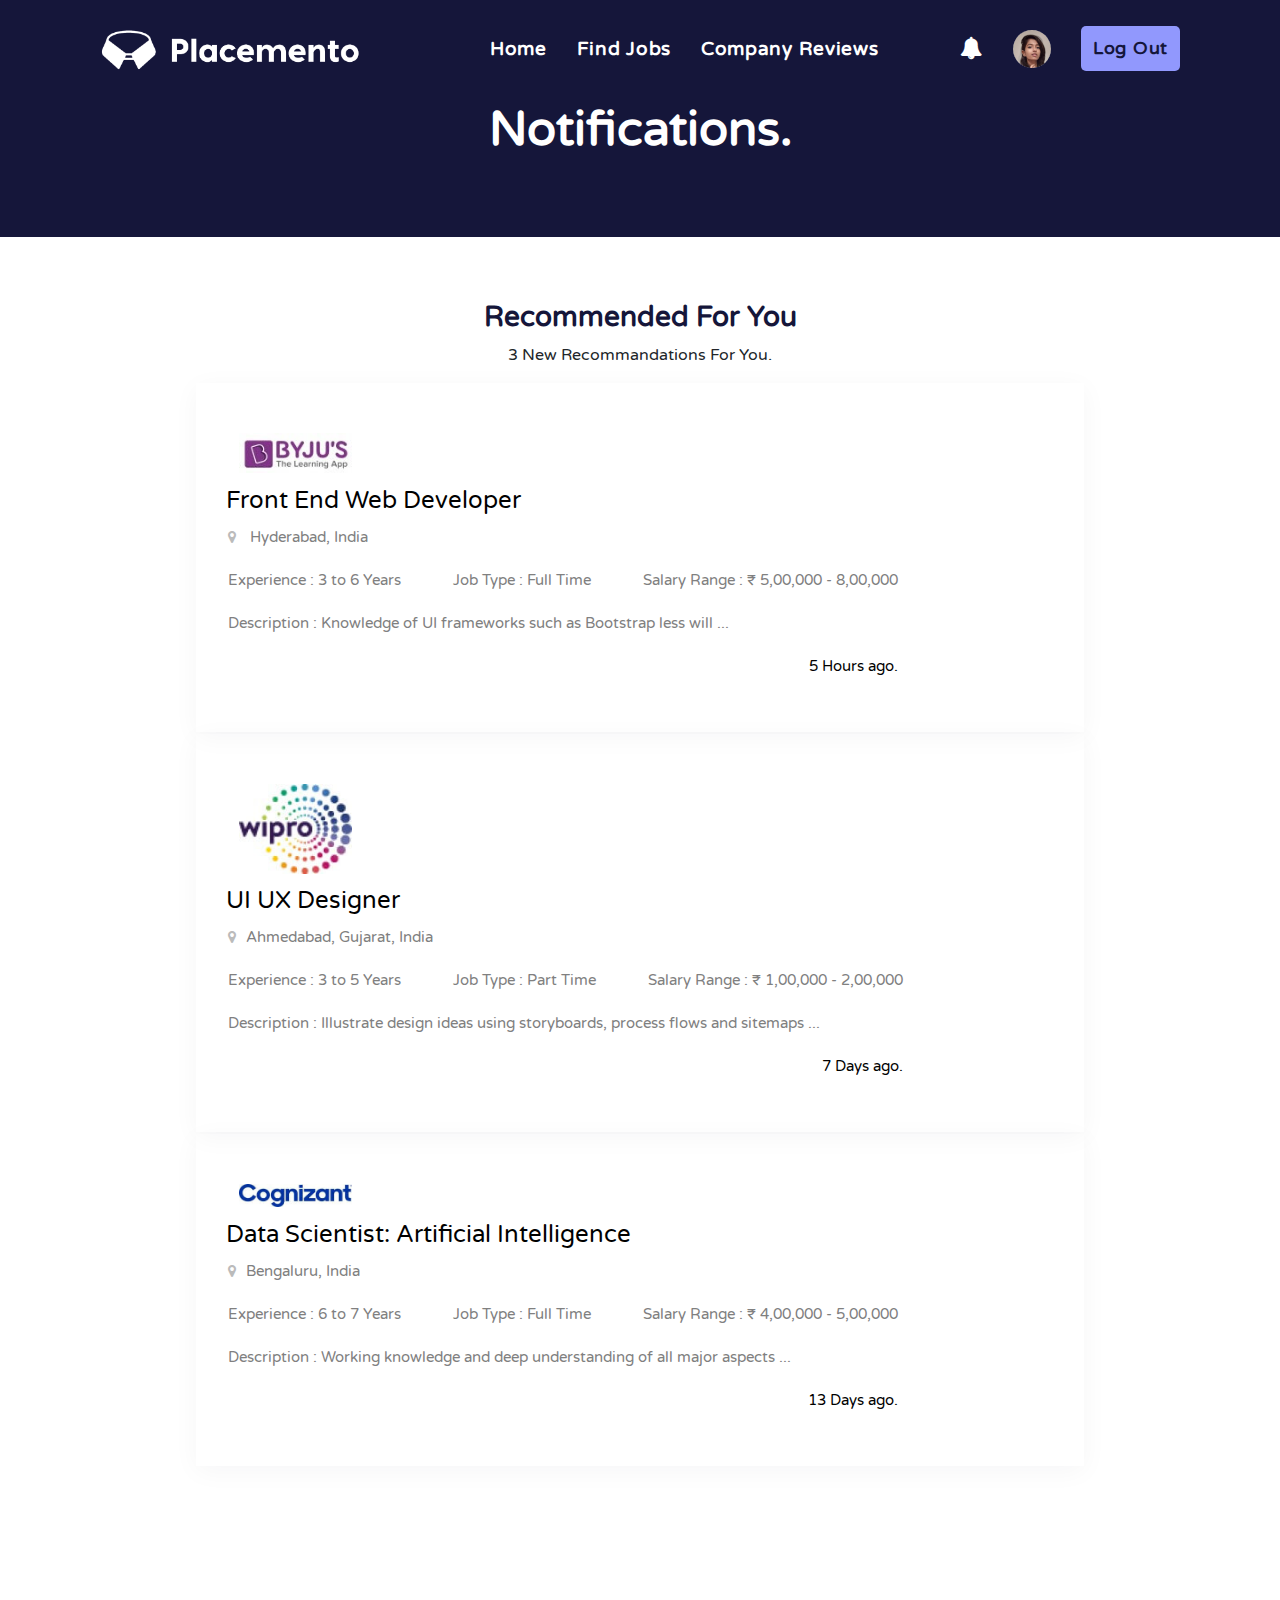
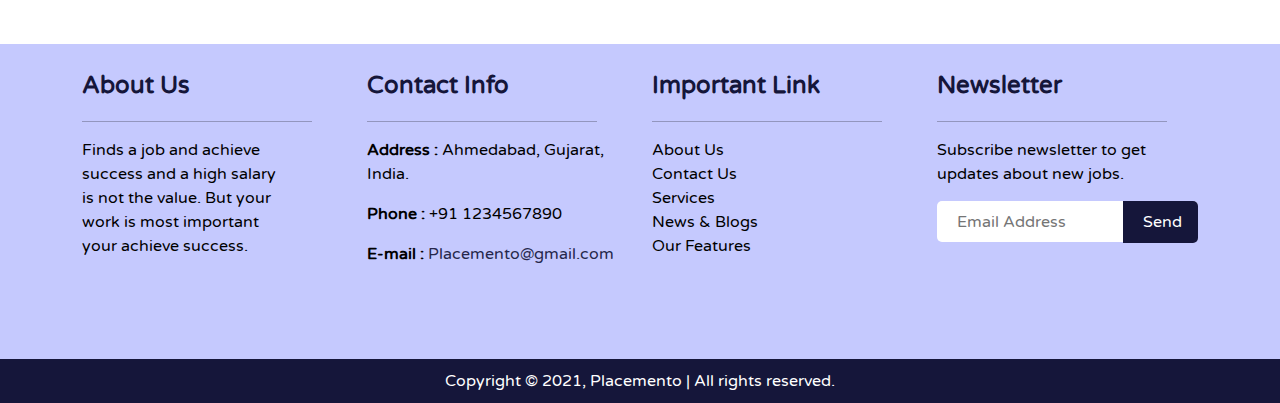
<file: notification.html>
<!DOCTYPE html>
<html lang="en">

<head>
    <meta charset="UTF-8">
    <meta http-equiv="X-UA-Compatible" content="IE=edge">
    <meta name="viewport" content="width=device-width, initial-scale=1.0">
    <title>Placemento</title>

    <link rel="stylesheet" type="text/css" href="./css/style.css">
    <link rel="stylesheet" type="text/css" href="./css/findjobs.css">
    <link rel="stylesheet" type="text/css" href="./css/company-reviews.css">
    <link rel="stylesheet" type="text/css" href="./css/profile.css">

    <!-- Favicons -->
    <link href="./img/Favicon.png" rel="icon">
    <link href="./img/Favicon.png" rel="apple-touch-icon">
    <link rel="stylesheet" href="https://cdnjs.cloudflare.com/ajax/libs/font-awesome/4.7.0/css/font-awesome.min.css">

    <link href="https://cdn.jsdelivr.net/npm/bootstrap@5.1.1/dist/css/bootstrap.min.css" rel="stylesheet"
        crossorigin="anonymous">

</head>

<body>
    <header class="header">
        <a href="#" class="logo"><img src="./img/Logo.png" alt=""></a>
        <div class="group">
            <ul class="navigation">
                <li><a href="./index.html">Home</a></li>
                <li><a href="./findjobs.html">Find Jobs</a></li>
                <li><a href="./company_reviews.html">Company Reviews</a></li>
                <li><a href="#" id="logout">Log Out</a></li>
            </ul>
            <ul class="action">
                <li><a href="./notification.html"><i class="fa fa-bell" aria-hidden="true"></i></a></li>
                <!-- <li><a href="./profile.html"><i class="fa fa-user" aria-hidden="true"></i></a></li> -->
                <li id="user-icon"><a href="./profile.html"><img src="./img/Helly.jpg" alt=""></a></li>
                <li><a href="#" id="logout">Log Out</a></li>
                <div class="menuToggle">
                    <i class="fa fa-bars" aria-hidden="true"></i>
                    <i class="fa fa-times" aria-hidden="true"></i>
                </div>
            </ul>
        </div>
    </header>

    <!-- Titles -->
    <div class="opages">
        <div class="banner">
            <div class="bg">
                <div class="content">
                    <h1 align="center">Notifications.</h1>
                </div>
            </div>
        </div>
    </div>

    <!-- Notification -->
    <div id="notification">
        <div class="container">
            <div id="review-titles">
                <div>
                    <h3 align="center" style="font-weight: 600;color: #15163a;">Recommended For You</h3>
                    <p align="center">3 New Recommandations For You.</p>
                </div>
            </div>
            <div class="row justify-content-center">
                <div class="col-xl-10">
                    <!-- single-job-content -->
                    <div class="single-job-items mb-30">
                        <div class="job-items">
                            <div class="company-img">
                                <a href="#"><img src="./img/Companies/Byju's.jpg" alt="Company_Name"></a>
                                <!--Company logo-->
                            </div>
                            <div class="job-tittle">
                                <a href="#">
                                    <h4>Front End Web Developer</h4>
                                    <!--Job Title-->
                                </a>
                                <ul>
                                    <!--Company Location-->
                                    <li><i class="fa fa-map-marker"></i> Hyderabad, India</li>
                                </ul>
                                <ul>
                                    <!--Experience-->
                                    <li>Experience : 3 to 6 Years</li>
                                    <!--Job Type-->
                                    <li>Job Type : Full Time</li>
                                    <!--Salary Range-->
                                    <li>Salary Range : ₹ 5,00,000 - 8,00,000</li>
                                </ul>
                                <ul>
                                    <!--Description-->
                                    <li>Description : Knowledge of UI frameworks such as Bootstrap less will ...</li>
                                </ul>
                                <ul style="float: right;">
                                    <!--Time-->
                                    <li style="color: #000;">5 Hours ago.</li>
                                </ul>
                            </div>
                        </div>
                    </div>
                    <div class="single-job-items mb-30">
                        <div class="job-items">
                            <div class="company-img">
                                <a href="#"><img src="./img/Companies/Wipro.jpg" alt="Company_Name"></a>
                                <!--Company logo-->
                            </div>
                            <div class="job-tittle">
                                <a href="#">
                                    <h4>UI UX Designer</h4>
                                    <!--Job Title-->
                                </a>
                                <ul>
                                    <!--Company Location-->
                                    <li><i class="fa fa-map-marker"></i>Ahmedabad, Gujarat, India</li>
                                </ul>
                                <ul>
                                    <!--Experience-->
                                    <li>Experience : 3 to 5 Years</li>
                                    <!--Job Type-->
                                    <li>Job Type : Part Time</li>
                                    <!--Salary Range-->
                                    <li>Salary Range : ₹ 1,00,000 - 2,00,000</li>
                                </ul>
                                <ul>
                                    <!--Description-->
                                    <li>Description : Illustrate design ideas using storyboards, process flows and
                                        sitemaps ...</li>
                                </ul>
                                <ul style="float: right;">
                                    <!--Time-->
                                    <li style="color: #000;">7 Days ago.</li>
                                </ul>
                            </div>
                        </div>
                    </div>
                    <div class="single-job-items mb-30">
                        <div class="job-items">
                            <div class="company-img">
                                <a href="#"><img src="./img/Companies/Cognizant.jpg" alt="Company_Name"></a>
                                <!--Company logo-->
                            </div>
                            <div class="job-tittle">
                                <a href="#">
                                    <h4>Data Scientist: Artificial Intelligence</h4>
                                    <!--Job Title-->
                                </a>
                                <ul>
                                    <!--Company Location-->
                                    <li><i class="fa fa-map-marker"></i>Bengaluru, India</li>
                                </ul>
                                <ul>
                                    <!--Experience-->
                                    <li>Experience : 6 to 7 Years</li>
                                    <!--Job Type-->
                                    <li>Job Type : Full Time</li>
                                    <!--Salary Range-->
                                    <li>Salary Range : ₹ 4,00,000 - 5,00,000</li>
                                </ul>
                                <ul>
                                    <!--Description-->
                                    <li>Description : Working knowledge and deep understanding of all major aspects ...
                                    </li>
                                </ul>
                                <ul style="float: right;">
                                    <!--Time-->
                                    <li style="color: #000;">13 Days ago.</li>
                                </ul>
                            </div>
                        </div>
                    </div>
                </div>
            </div>
        </div>
    </div>


    <br><br>

    <footer>
        <!-- Footer -->
        <div class="footer-area footer-bg footer-padding">
            <div class="container">
                <div class="row d-flex justify-content-between">
                    <div class="col-xl-3 col-lg-3 col-md-4 col-sm-6">
                        <div class="single-footer-caption mb-50">
                            <div class="single-footer-caption mb-30">
                                <div class="footer-tittle">
                                    <h4>About Us</h4>
                                    <hr style="width: 230px;">
                                    <div class="footer-pera">
                                        <p>Finds a job and achieve success and a high salary is not the value. But your
                                            work is most
                                            important your
                                            achieve success.</p>
                                    </div>
                                </div>
                            </div>

                        </div>
                    </div>
                    <div class="col-xl-3 col-lg-3 col-md-4 col-sm-5">
                        <div class="single-footer-caption mb-50">
                            <div class="footer-tittle">
                                <h4>Contact Info</h4>
                                <hr style="width: 230px;">
                                <p><span style="font-weight: 600;">Address :</span> Ahmedabad, Gujarat, India.</p>
                                <p><span style="font-weight: 600;">Phone :</span> +91 1234567890</p>
                                <p><span style="font-weight: 600;">E-mail : </span><a href="#">Placemento@gmail.com</a>
                                </p>
                            </div>

                        </div>
                    </div>
                    <div class="col-xl-3 col-lg-3 col-md-4 col-sm-5" id="implinks">
                        <div class="single-footer-caption mb-50">
                            <div class="footer-tittle">
                                <h4>Important Link</h4>
                                <hr style="width: 230px;">
                                <p><a href="#">About Us</a><br>
                                    <a href="#">Contact Us</a><br>
                                    <a href="#">Services</a><br>
                                    <a href="#">News & Blogs</a><br>
                                    <a href="#">Our Features</a>
                                </p>
                            </div>
                        </div>
                    </div>
                    <div class="col-xl-3 col-lg-3 col-md-4 col-sm-5">
                        <div class="single-footer-caption mb-50">
                            <div class="footer-tittle">
                                <h4>Newsletter</h4>
                                <hr style="width: 230px;">
                                <div class="footer-pera footer-pera2">
                                    <p>Subscribe newsletter to get updates about new jobs.</p>
                                    <div class="footer-form">
                                        <form>
                                            <input type="email" name="email" placeholder="Email Address">
                                            <div class="form-icon">
                                                <a href="#">Send</a>
                                            </div>
                                        </form>
                                    </div>
                                </div>
                            </div>
                        </div>
                    </div>
                </div>
            </div>
        </div>
        <div class="footer-copy-right">
            <p>
                Copyright © 2021, Placemento | All rights reserved.
            </p>
        </div>
        <!-- Footer -->
    </footer>
    <script>
        let menuToggle = document.querySelector('.menuToggle');
        let navigation = document.querySelector('.navigation');
        menuToggle.onclick = function () {
            menuToggle.classList.toggle('active');
            navigation.classList.toggle('active');
        }
    </script>
</body>

</html>
</file>
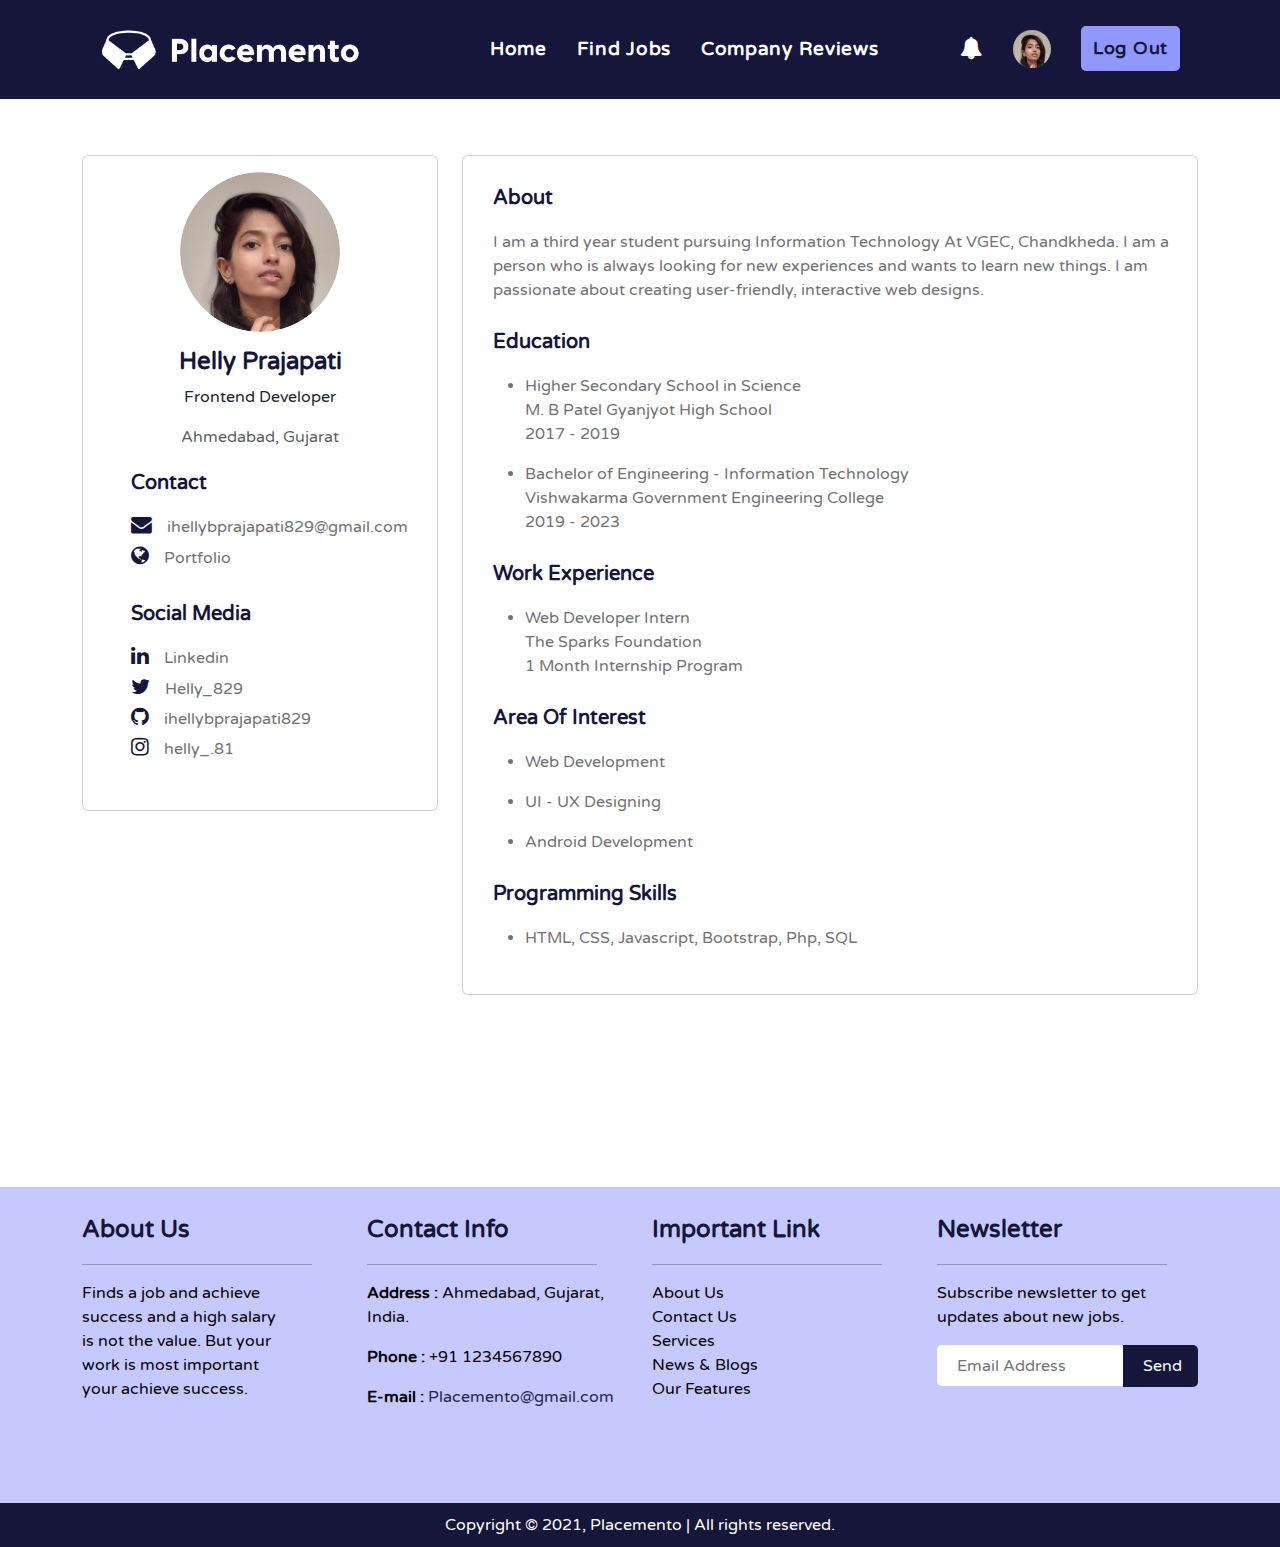
<file: profile.html>
<!DOCTYPE html>
<html lang="en">

<head>
    <meta charset="UTF-8">
    <meta http-equiv="X-UA-Compatible" content="IE=edge">
    <meta name="viewport" content="width=device-width, initial-scale=1.0">
    <title>Placemento</title>

    <link rel="stylesheet" type="text/css" href="./css/style.css">
    <link rel="stylesheet" type="text/css" href="./css/findjobs.css">
    <link rel="stylesheet" type="text/css" href="./css/company-reviews.css">
    <link rel="stylesheet" type="text/css" href="./css/profile.css">

    <!-- Favicons -->
    <link href="./img/Favicon.png" rel="icon">
    <link href="./img/Favicon.png" rel="apple-touch-icon">
    <link rel="stylesheet" href="https://cdnjs.cloudflare.com/ajax/libs/font-awesome/4.7.0/css/font-awesome.min.css">

    <link href="https://cdn.jsdelivr.net/npm/bootstrap@5.1.1/dist/css/bootstrap.min.css" rel="stylesheet"
        crossorigin="anonymous">

</head>

<body>
    <header class="header">
        <a href="#" class="logo"><img src="./img/Logo.png" alt=""></a>
        <div class="group">
            <ul class="navigation">
                <li><a href="./index.html">Home</a></li>
                <li><a href="./findjobs.html">Find Jobs</a></li>
                <li><a href="./company_reviews.html">Company Reviews</a></li>
                <li><a href="#" id="logout">Log Out</a></li>
            </ul>
            <ul class="action">
                <li><a href="./notification.html"><i class="fa fa-bell" aria-hidden="true"></i></a></li>
                <!-- <li><a href="./profile.html"><i class="fa fa-user" aria-hidden="true"></i></a></li> -->
                <li id="user-icon"><a href="./profile.html"><img src="./img/Helly.jpg" alt=""></a></li>
                <li><a href="#" id="logout">Log Out</a></li>
                <div class="menuToggle">
                    <i class="fa fa-bars" aria-hidden="true"></i>
                    <i class="fa fa-times" aria-hidden="true"></i>
                </div>
            </ul>
        </div>
    </header>

    <!-- Titles -->
    <div class="opages" id="profile_titles">
        <div class="banner">
            <div class="bg">
                <div class="content">
                </div>
            </div>
        </div>
    </div>

    <!-- Profile -->
    <div class="container" id="profile">
        <div class="main-body">
            <div class="row gutters-sm">
                <div class="col-md-4 mb-3">
                    <div class="card">
                        <div class="card-body">
                            <div class="d-flex flex-column align-items-center text-center">
                                <img src="./img/Helly.jpg" alt="User" class="rounded-circle" width="160">
                                <div class="mt-3">
                                    <!-- User Name -->
                                    <h4>Helly Prajapati</h4>
                                    <!-- Headline -->
                                    <p>Frontend Developer</p>
                                    <!-- Location -->
                                    <p class="text-muted font-size-sm">Ahmedabad, Gujarat</p>
                                </div>
                            </div>
                            <div class="social-icons">
                                <h5 style="margin-bottom: 20px;color: #15163a;font-weight: 600;">Contact</h5>
                                <!-- Email -->
                                <div class="field">
                                    <i class="fa fa-envelope" aria-hidden="true"></i>
                                    <a href="#">ihellybprajapati829@gmail.com</a>
                                </div>
                                <!-- Website -->
                                <div class="field">
                                    <i class="fa fa-globe" aria-hidden="true"></i>
                                    <a href="#">Portfolio</a>
                                </div>
                            </div>
                            <div class="social-icons">
                                <h5 style="margin-bottom: 20px;color: #15163a;font-weight: 600;">Social Media</h5>
                                <!-- Linkedin -->
                                <div class="field">
                                    <i class="fa fa-linkedin" aria-hidden="true"></i>
                                    <a href="#">Linkedin</a>
                                </div>
                                <!-- Twitter -->
                                <div class="field">
                                    <i class="fa fa-twitter" aria-hidden="true"></i>
                                    <a href="#">Helly_829</a>
                                </div>
                                <!-- Github -->
                                <div class="field">
                                    <i class="fa fa-github" aria-hidden="true"></i>
                                    <a href="#">ihellybprajapati829</a>
                                </div>
                                <!-- Instagram -->
                                <div class="field">
                                    <i class="fa fa-instagram" aria-hidden="true"></i>
                                    <a href="#">helly_.81</a>
                                </div>
                            </div>
                        </div>
                    </div>
                </div>
                <div class="col-md-8">
                    <div class="card mb-3">
                        <div class="card-body">
                            <!-- About -->
                            <div class="about-section">
                                <h5 style="margin-bottom: 20px;color: #15163a;font-weight: 600;">About</h5>
                                <p>I am a third year student pursuing Information Technology At VGEC, Chandkheda. I am a
                                    person who is always looking for new experiences and wants to learn new things. I am
                                    passionate about creating user-friendly, interactive web designs.</p>
                            </div>
                            <!-- Education -->
                            <div class="about-section">
                                <h5 style="margin-bottom: 20px;color: #15163a;font-weight: 600;">Education</h5>
                                <ul>
                                    <li>
                                        <p>Higher Secondary School in Science<br /><!-- Degree -->
                                            M. B Patel Gyanjyot High School<br /><!-- Institue Name -->
                                            2017 - 2019
                                            <!-- Duration -->
                                        </p>
                                    </li>
                                    <li>
                                        <p>Bachelor of Engineering - Information Technology<br /><!-- Degree -->
                                            Vishwakarma Government Engineering College<br /><!-- Institue Name -->
                                            2019 - 2023
                                            <!-- Duration -->
                                        </p>
                                    </li>
                                </ul>
                            </div>
                            <!-- Experience -->
                            <div class="about-section">
                                <h5 style="margin-bottom: 20px;color: #15163a;font-weight: 600;">Work Experience</h5>
                                <ul>
                                    <li>
                                        <p>Web Developer Intern<br /><!-- Degree -->
                                            The Sparks Foundation<br /><!-- Institue Name -->
                                            1 Month Internship Program
                                            <!-- Duration -->
                                        </p>
                                    </li>
                                </ul>
                            </div>
                            <!-- Area of Interest -->
                            <div class="about-section">
                                <h5 style="margin-bottom: 20px;color: #15163a;font-weight: 600;">Area Of Interest</h5>
                                <ul>
                                    <li>
                                        <p>Web Development</p>
                                    </li>
                                    <li>
                                        <p>UI - UX Designing</p>
                                    </li>
                                    <li>
                                        <p>Android Development</p>
                                    </li>
                                </ul>
                            </div>
                            <!-- Skills -->
                            <div class="about-section">
                                <h5 style="margin-bottom: 20px;color: #15163a;font-weight: 600;">Programming Skills</h5>
                                <ul>
                                    <li>
                                        <p>HTML, CSS, Javascript, Bootstrap, Php, SQL</p>
                                    </li>
                                </ul>
                            </div>
                        </div>
                    </div>
                </div>
            </div>

        </div>
    </div>


    <br><br>

    <footer>
        <!-- Footer -->
        <div class="footer-area footer-bg footer-padding">
            <div class="container">
                <div class="row d-flex justify-content-between">
                    <div class="col-xl-3 col-lg-3 col-md-4 col-sm-6">
                        <div class="single-footer-caption mb-50">
                            <div class="single-footer-caption mb-30">
                                <div class="footer-tittle">
                                    <h4>About Us</h4>
                                    <hr style="width: 230px;">
                                    <div class="footer-pera">
                                        <p>Finds a job and achieve success and a high salary is not the value. But your
                                            work is most
                                            important your
                                            achieve success.</p>
                                    </div>
                                </div>
                            </div>

                        </div>
                    </div>
                    <div class="col-xl-3 col-lg-3 col-md-4 col-sm-5">
                        <div class="single-footer-caption mb-50">
                            <div class="footer-tittle">
                                <h4>Contact Info</h4>
                                <hr style="width: 230px;">
                                <p><span style="font-weight: 600;">Address :</span> Ahmedabad, Gujarat, India.</p>
                                <p><span style="font-weight: 600;">Phone :</span> +91 1234567890</p>
                                <p><span style="font-weight: 600;">E-mail : </span><a href="#">Placemento@gmail.com</a>
                                </p>
                            </div>

                        </div>
                    </div>
                    <div class="col-xl-3 col-lg-3 col-md-4 col-sm-5" id="implinks">
                        <div class="single-footer-caption mb-50">
                            <div class="footer-tittle">
                                <h4>Important Link</h4>
                                <hr style="width: 230px;">
                                <p><a href="#">About Us</a><br>
                                    <a href="#">Contact Us</a><br>
                                    <a href="#">Services</a><br>
                                    <a href="#">News & Blogs</a><br>
                                    <a href="#">Our Features</a>
                                </p>
                            </div>
                        </div>
                    </div>
                    <div class="col-xl-3 col-lg-3 col-md-4 col-sm-5">
                        <div class="single-footer-caption mb-50">
                            <div class="footer-tittle">
                                <h4>Newsletter</h4>
                                <hr style="width: 230px;">
                                <div class="footer-pera footer-pera2">
                                    <p>Subscribe newsletter to get updates about new jobs.</p>
                                    <div class="footer-form">
                                        <form>
                                            <input type="email" name="email" placeholder="Email Address">
                                            <div class="form-icon">
                                                <a href="#">Send</a>
                                            </div>
                                        </form>
                                    </div>
                                </div>
                            </div>
                        </div>
                    </div>
                </div>
            </div>
        </div>
        <div class="footer-copy-right">
            <p>
                Copyright © 2021, Placemento | All rights reserved.
            </p>
        </div>
        <!-- Footer -->
    </footer>
    <script>
        let menuToggle = document.querySelector('.menuToggle');
        let navigation = document.querySelector('.navigation');
        menuToggle.onclick = function () {
            menuToggle.classList.toggle('active');
            navigation.classList.toggle('active');
        }
    </script>
</body>

</html>
</file>
<file: css/style.css>
@import url("https://fonts.googleapis.com/css2?family=Varela+Round&display=swap");

* {
  margin: 0;
  padding: 0;
  box-sizing: border-box;
  font-family: "Varela Round", sans-serif;
}

/*========== Navbar & Search Container ============*/
header {
  position: relative;
  width: 100%;
  padding: 15px 100px;
  display: flex;
  justify-content: space-between;
  align-items: center;
  background-color: #15163a;
  position: fixed;
  z-index: 9999;
}

header .logo img {
  position: relative;
  text-decoration: none;
  font-size: 2em;
  width: 260px;
  height: auto;
}

.group {
  float: right;
  position: relative;
  display: flex;
}

.group .navigation,
.group .action {
  display: flex;
  justify-content: center;
  align-items: center;
  margin-top: 2%;
}

.group ul li {
  list-style: none;
}

.group ul li a {
  color: #fff;
  text-decoration: none;
  margin-left: 30px;
  font-size: 1.19rem;
  font-weight: 600;
  letter-spacing: 0.7px;
}

.group ul li a:hover {
  color: #9198fd;
  transition: 0.5s all ease;
}

.group .action {
  margin-left: 20px;
}

.group .action li a {
  font-size: 1.4rem;
}

.group .action #logout {
  color: #15163a;
  background-color: #9198fd;
  padding: 12px;
  font-size: 1.1rem;
  font-weight: 650;
  border-radius: 5px;
}
.group .action #logout:hover {
  background-color: #737cfd;
  transition: 0.5s all ease;
}

#user-icon img {
  border-radius: 50%;
  height: 38px;
}

.group .navigation #logout {
  color: #15163a;
  background-color: #9198fd;
  padding: 12px;
  font-size: 1.1rem;
  font-weight: 650;
  border-radius: 5px;
  display: none;
}
.group .navigation #logout:hover {
  background-color: #737cfd;
  transition: 0.5s all ease;
}

.banner {
  position: relative;
  width: 100%;
  background-color: #15163a;
  padding-top: 8%;
}

.banner .bg {
  position: relative;
  width: 100%;
  height: 22vh;
  background-color: #15163a;
}

.banner .bg .content h1 {
  color: #fff;
  font-weight: 600;
  font-size: 3rem;
  user-select: none;
  margin-top: 0%;
}

.searchBox {
  margin-left: 15%;
  position: absolute;
  bottom: 0;
  display: flex;
  flex-wrap: wrap;
  justify-content: center;
  align-items: center;
  background-color: #fff;
  padding: 30px 50px;
  transform: translateY(50%);
  box-shadow: 0 5px 25px rgba(0, 0, 0, 0.1);
  width: 70%;
  border-radius: 5px;
}

.searchBox .inputBox {
  margin: 0 20px;
}

.searchBox .inputBox p {
  color: rgb(142, 142, 142);
  margin-bottom: 10px;
}
.searchBox .inputBox .white {
  color: #fff;
}

.searchBox .inputBox input {
  border: 1px solid rgb(142, 142, 142);
  outline: none;
  padding: 10px;
  width: 100%;
  font-size: 1.1em;
}

.searchBox .inputBox input[type="text"] {
  min-width: 385px;
  border-radius: 5px;
}

.searchBox .inputBox input[type="Submit"] {
  outline: none;
  border: none;
  color: #15163a;
  background-color: #9198fd;
  padding: 10px 20px;
  font-size: 1.3rem;
  font-weight: 650;
  border-radius: 5px;
}
.searchBox .inputBox input[type="Submit"]:hover {
  background-color: #737cfd;
  transition: 0.5s all ease;
}

.menuToggle {
  display: none;
}

@media (max-width: 1121px) {
  header {
    padding: 20px;
  }
  header .logo img {
    font-size: 1.5em;
    width: 250px;
  }
  .banner {
    padding-top: 10%;
  }
  .banner .bg {
    height: 15vh;
  }
  .searchBox {
    padding: 20px;
    transform: translateY(100%);
    width: 100%;
    margin-left: 0%;
  }
  .searchBox .inputBox {
    width: 100%;
    margin-top: 12px;
  }
  .white {
    display: none;
  }
}

@media (max-width: 1100px) {
  header .logo img {
    font-size: 1.5em;
    width: 230px;
  }
  .banner .bg {
    height: 15vh;
  }
  .group ul li a {
    margin-left: 25px;
    font-size: 1rem;
    font-weight: 600;
    letter-spacing: 0.7px;
  }
}

@media (max-width: 855px) {
  .banner {
    padding-top: 13%;
  }
  .banner .bg {
    height: 8vh;
  }
  header {
    padding: 20px;
  }
  header .logo img {
    font-size: 1.5em;
    width: 240px;
  }
  .banner .bg .content h1 {
    font-size: 1.9rem;
  }
  .searchBox {
    padding: 20px;
    transform: translateY(100%);
  }
  .group .navigation {
    display: none;
  }
  .group .navigation.active {
    position: fixed;
    top: 0;
    left: 0;
    width: 100%;
    height: 100%;
    display: flex;
    justify-content: center;
    align-items: center;
    flex-direction: column;
    background-color: #15163a;
    z-index: 999;
  }
  .group ul.navigation li a {
    font-size: 1.8em;
    margin-left: 0;
    margin: 10px 0;
    display: inline-block;
  }

  .group .action li {
    margin-left: 2px;
  }
  .group .action #logout {
    display: none;
  }
  .group .navigation #logout {
    display: block;
    margin-top: 40px;
  }
  .menuToggle {
    display: flex;
    justify-content: center;
    align-items: center;
    font-size: 1.5rem;
    cursor: pointer;
    margin-left: 30px;
    margin-right: 10px;
    color: #fff;
    z-index: 1000;
  }

  .menuToggle.active {
    position: fixed;
    top: 38px;
    right: 20px;
  }
  .menuToggle i {
    position: absolute;
    /* display: none; */
  }
  .menuToggle i:nth-child(1) {
    display: block;
  }
  .menuToggle i:nth-child(2) {
    display: none;
  }
  .menuToggle.active i:nth-child(1) {
    display: none;
  }
  .menuToggle.active i:nth-child(2) {
    display: block;
  }
  .navigation {
    padding-left: 0%;
  }
}

@media (max-width: 480px) {
  .banner {
    padding-top: 19%;
  }
  .banner .bg {
    height: 5vh;
  }
  header .logo img {
    font-size: 1.5em;
    width: 200px;
  }
  .banner .bg .content h1 {
    font-size: 1.5rem;
  }
  .group ul.navigation li a {
    font-size: 1.5em;
  }
  .group .action {
    margin-left: -3px;
  }
  .group .action li {
    margin-left: -15px;
    padding-right: 3px;
  }
  #user-icon img {
    height: 31px;
    margin-top: -8%;
  }
  .group .action li a {
    font-size: 1.3rem;
  }
  .menuToggle {
    font-size: 1.2rem;
    margin-left: 35px;
  }
}

@media (max-width: 1500px) {
  .searchBox .inputBox input[type="text"] {
    min-width: 320px;
  }
}
@media (max-width: 1400px) {
  .searchBox .inputBox input[type="text"] {
    min-width: 250px;
  }
}

/*========== Titles ============*/
.container {
  margin: 0% 2%;
  margin-top: 10%;
}
.container h2 {
  color: #15163a;
  font-weight: 600;
  font-size: 2.5rem;
  user-select: none;
}

@media (max-width: 1121px) {
  #fjobs {
    margin-top: 28%;
  }
}

@media (max-width: 1100px) {
  #fjobs {
    margin-top: 34%;
  }
}

@media (max-width: 855px) {
  #fjobs {
    margin-top: 45%;
  }
  .container h2 {
    font-size: 1.6rem;
  }
}

@media (max-width: 640px) {
  #fjobs {
    margin-top: 55%;
  }
  .container h2 {
    font-size: 1.6rem;
  }
}

@media (max-width: 480px) {
  .container h2 {
    font-size: 1.3rem;
  }
  #fjobs {
    margin-top: 80%;
  }
}

@media (max-width: 400px) {
  #fjobs {
    margin-top: 98%;
  }
  .container h2 {
    font-size: 1.5rem;
  }
}

/*========== Browse Jobs ============*/

#bjobs img {
  height: 170px;
  width: 170px;
  padding: 12%;
  margin-left: auto;
  margin-right: auto;
}

.item {
  padding-left: 5px;
  padding-right: 5px;
}
.item-card {
  transition: 0.5s;
  cursor: pointer;
}
.item-card-title {
  font-size: 1.3rem;
  color: #15163a;
  font-weight: 600;
  transition: 1s;
  cursor: pointer;
  text-align: center;
}
.card:hover {
  transform: scale(1.03);
  box-shadow: 0 5px 25px #15163a2d;
}

@media (max-width: 768px) {
  #bjobs img {
    height: 120px;
    width: 120px;
    padding: 8%;
    margin-left: auto;
    margin-right: auto;
  }
  .card {
    margin-bottom: 5%;
    max-width: 240px;
    margin-left: auto;
    margin-right: auto;
  }
  .item-card-title {
    font-size: 1rem;
  }
}

/*========== Apply Jobs ============*/
#ajobs .card {
  min-height: 200px;
}

#ajobs .card h5 {
  padding: 6%;
  font-weight: 800;
}

#ajobs .card p {
  padding: 0% 6% 6% 6%;
}

/*========== Companies ============*/

@media (min-width: 970px) {
  #companies {
    margin-left: auto;
    margin-right: auto;
  }

  .image-right {
    display: flex;
    justify-content: center;
    align-items: center;
  }

  .image-right img {
    order: 1;
    margin-left: 1em;
    float: right;
  }

  .image-right::after {
    content: "";
    display: block;
    clear: both;
  }
}

@media (max-width: 970px) {
  #companies {
    margin: 0% 2%;
    margin-top: 10%;
    margin-left: auto;
    margin-right: auto;
  }

  .image-right img {
    max-height: 350px;
    width: auto;
    padding-left: 20%;
  }

  .image-right div {
    margin-top: 10%;
    text-align: center;
  }
}

@media (max-width: 768px) {
  .image-right img {
    padding-left: 10%;
  }
}
@media (max-width: 500px) {
  .image-right img {
    padding-left: 3%;
  }
}
@media (max-width: 470px) {
  .image-right img {
    max-height: 260px;
    width: auto;
    padding-left: 11%;
  }
}
@media (max-width: 380px) {
  .image-right img {
    padding-left: 4%;
  }
}

/*========== Footer ============*/

footer {
  padding: 0%;
  user-select: none;
}

.footer-bg {
  background: #9198fd86;
}

footer .container {
  padding-top: 2.2%;
  padding-bottom: 4%;
}

.footer-area {
  color: #000;
}

.footer-area .footer-pera p {
  color: #000;
  padding-right: 52px;
  margin-bottom: 50px;
}
@media only screen and (min-width: 768px) and (max-width: 991px) {
  .footer-area .footer-pera p {
    padding-right: 0px;
  }
}
.footer-area .footer-pera.footer-pera2 p {
  padding: 0;
  margin-bottom: 6%;
}

.footer-area .footer-tittle p {
  color: #000;
}

.footer-area .footer-tittle h4 {
  color: #15163a;
  font-size: 1.5rem;
  margin-bottom: 20px;
  font-weight: 600;
}

.footer-area .footer-tittle a {
  text-decoration: none;
  color: #26274b;
}

.footer-area .footer-tittle a:hover {
  color: #000;
  font-weight: 600;
}

#implinks a {
  color: #000;
}

.footer-area .footer-form {
  margin-top: 0px;
}
.footer-area .footer-form form {
  position: relative;
}
.footer-area .footer-form form input {
  width: 100%;
  height: 41px;
  padding: 10px 20px;
  border: none;
  border-radius: 5px;
}

.footer-area .footer-form form .form-icon a {
  position: absolute;
  top: 0;
  right: 0;
  background: none;
  border: 0;
  color: #fff;
  cursor: pointer;
  padding: 13px 20px;
  background: #15163a;
  line-height: 1;
  width: 75px;
  border-radius: 0 5px 5px 0;
}

.footer-area .footer-form form .form-icon a:hover {
  color: #9198fd;
}

.footer-copy-right p {
  color: #fff;
  text-align: center;
  background-color: #15163a;
  font-weight: 300;
  width: 100%;
  bottom: 0;
  top: 0;
  padding: 0.8%;
  margin: 0%;
}

@media (max-width: 576px) {
  footer .container {
    padding-top: 8%;
    padding-bottom: 14%;
    padding-left: 4%;
  }
  .single-footer-caption {
    margin-bottom: 30px;
  }

  .footer-area .footer-form form input {
    width: 100%;
    height: 40px;
  }

  .footer-area .footer-form form .form-icon a {
    padding: 13px 15px;
    width: 70px;
    line-height: 0.9;
  }

  .footer-area .footer-pera p {
    padding-right: 0px;
    margin-bottom: 30px;
  }

  .footer-copy-right p {
    padding: 4%;
    margin: 0%;
  }
}

/*========== Recent Jobs ============*/
a {
  text-decoration: none;
}

.single-job-items {
  padding: 36px 30px;
  display: flex;
  justify-content: space-between;
  flex-wrap: wrap;
  transition: 0.4s;
  user-select: none;
  margin: 0% 2%;
  box-shadow: 0 5px 25px #15163a0a;
  /* border: 1px solid; */
  margin-bottom: 0.2%;
}

.single-job-items:hover {
  transition: 0.2s ease;
  transform: scale(1.02);
  box-shadow: 0px 22px 57px 0px rgba(34, 41, 72, 0.05);
}

@media only screen and (min-width: 769px) and (max-width: 991px) {
  .single-job-items {
    padding: 20px 7px;
  }
}
@media only screen and (min-width: 576px) and (max-width: 769px) {
  .single-job-items {
    padding: 20px 25px;
  }
}
.single-job-items .company-img img {
  overflow: hidden;
  float: left;
  margin-right: 32px;
  z-index: 999;
  width: 140px;
  height: auto;
  padding: 8%;
}
@media (max-width: 767px) {
  .single-job-items .job-tittle {
    padding-top: 25px;
  }
}

.single-job-items .job-tittle a {
  text-decoration: none;
}

.single-job-items .job-tittle a h4 {
  color: #000;
  transition: 0.4s;
}
.single-job-items .job-tittle a h4:hover {
  color: #9198fd;
}

.single-job-items .job-tittle ul li {
  display: inline-block;
  margin-right: 48px;
  font-size: 15px;
  color: #808080;
  line-height: 1.8;
}

.single-job-items .job-tittle ul {
  margin-left: -30px;
}

@media only screen and (min-width: 768px) and (max-width: 991px) {
  .single-job-items .job-tittle ul li {
    margin-right: 18px;
  }
}
@media (max-width: 767px) {
  .single-job-items .job-tittle ul li {
    margin-right: 0px;
    margin-bottom: 7px;
  }
}
@media only screen and (min-width: 576px) and (max-width: 767px) {
  .single-job-items .job-tittle ul li {
    margin-right: 8px;
  }
}
.single-job-items .job-tittle ul li:last-child {
  margin-right: 0px;
}
.single-job-items .job-tittle ul li i {
  font-size: 14px;
  color: #bbbbbb;
  margin-right: 10px;
}

.single-job-items .job-items {
  display: flex;
  flex-wrap: wrap;
}
</file>
<file: css/findjobs.css>
.opages .banner .bg {
  position: relative;
  width: 100%;
  height: 15vh;
  background-color: #15163a;
}

.banner .bg .content h1 {
  color: #fff;
  font-weight: 600;
  font-size: 3rem;
  user-select: none;
}

@media (max-width: 1121px) {
  .opages .banner {
    padding-top: 12%;
  }
  .opages .banner .bg {
    height: 8vh;
  }
}

@media (max-width: 1100px) {
  .opages .banner .bg {
    height: 15vh;
  }
}

@media (max-width: 855px) {
  .opages .banner {
    padding-top: 24%;
  }
  .opages .banner .bg {
    height: 8vh;
  }
}

@media (max-width: 480px) {
  .opages .banner {
    padding-top: 25%;
  }
  .opages .banner .bg {
    height: 5vh;
  }
  .opages .banner .bg .content h1 {
    font-size: 1.5rem;
  }
}

/*========== Time in cards ============*/
.job-listing-area {
  margin: 0% 2%;
  margin-top: -3%;
}

.job-listing-area #ftitle h4 {
  color: #15163a;
  font-size: 2rem;
  margin-bottom: 20px;
  font-weight: 600;
}

.job-listing-area .fliter-titles h5 {
  color: #000;
  font-size: 1.5rem;
  margin-bottom: 14px;
  /* font-weight: 600; */
}

.job-listing-area .inputBox input {
  border: 1px solid rgba(142, 142, 142, 0.678);
  outline: none;
  padding: 10px 10px;
  width: 100%;
  font-size: 1em;
  border-radius: 5px;
  margin-bottom: 30px;
}

@media (max-width: 767px) {
  .job-listing-area {
    padding-top: 70px;
    padding-bottom: 70px;
  }
}
@media only screen and (min-width: 576px) and (max-width: 767px) {
  .job-listing-area {
    padding-top: 70px;
    padding-bottom: 70px;
  }
}
.job-category-listing {
  border: 1px solid #80808034;
  padding: 30px 25px 30px 25px;
}
@media only screen and (min-width: 992px) and (max-width: 1199px) {
  .job-category-listing {
    padding: 30px 19px 30px 16px;
  }
}
@media only screen and (min-width: 768px) and (max-width: 991px) {
  .job-category-listing {
    padding: 30px 19px 30px 16px;
  }
}

.job-category-listing .single-listing .select-Categories {
  margin-bottom: 40px;
}

.job-category-listing .single-listing .select-Categories .container {
  display: block;
  position: relative;
  padding-left: 35px;
  margin-bottom: 12px;
  margin-left: 20px;
  cursor: pointer;
  /* font-size: 22px; */
  user-select: none;
  color: #808080;
  font-size: 1rem;
  margin-bottom: -10px;
}

.job-category-listing .single-listing .select-Categories .container input {
  position: absolute;
  opacity: 0;
  cursor: pointer;
  height: 0;
  width: 0;
}
.job-category-listing .single-listing .select-Categories .checkmark {
  position: absolute;
  top: 0;
  left: 0;
  height: 22px;
  width: 22px;
  border: 1px solid #ddd;
}
.job-category-listing
  .single-listing
  .select-Categories
  .container
  input:checked
  ~ .checkmark {
  background-color: #9198fd;
  /* background-color: #15163a; */
  border: 2px solid transparent;
}
.job-category-listing .single-listing .select-Categories .checkmark:after {
  content: "";
  position: absolute;
  display: none;
}
.job-category-listing
  .single-listing
  .select-Categories
  .container
  input:checked
  ~ .checkmark:after {
  display: block;
}
.job-category-listing
  .single-listing
  .select-Categories
  .container
  .checkmark::after {
  left: 6px;
  top: 1px;
  width: 6px;
  height: 12px;
  border: solid #fff;
  border-width: 0px 2px 2px 0;
  transform: rotate(45deg);
}
</file>
<file: css/company-reviews.css>
#review-titles {
  margin: 0% 2%;
  margin-top: 5%;
}

#reviews {
  display: flex;
  justify-content: center;
  align-items: center;
  flex-direction: column;
  width: 100%;
}
.review-container {
  display: flex;
  justify-content: center;
  align-items: center;
  flex-wrap: wrap;
  width: 100%;
}
.review-box {
  width: 400px;
  box-shadow: 0 5px 25px #15163a0e;
  background-color: #fff;
  padding: 20px;
  margin: 15px;
  height: 160px;
  cursor: pointer;
}

.review-box:hover {
  transform: scale(1.03);
  transition: 0.5s all ease;
  box-shadow: 0 5px 25px #15163a2d;
}

.review-box .company-img {
  height: auto;
  max-width: 120px;
  min-width: 120px;
  /* border-radius: 5px; */
  overflow: hidden;
  margin-right: 10px;
  margin-top: -2%;
}
.review-box .company-img img {
  width: 100%;
  height: 100%;
  object-fit: cover;
  padding: 8px;
  object-position: center;
  border: 1px solid rgba(0, 0, 0, 0.226);
}
.profile {
  display: flex;
  align-items: center;
  justify-content: center;
}
.company-content {
  display: flex;
  flex-direction: column;
  margin-left: 20px;
}

.company-content strong {
  font-size: 1.1rem;
  color: #000;
}

.company-content strong:hover {
  color: #9198fd;
}

.company-content .ratings {
  color: green;
  font-size: 0.9rem;
  margin-top: 4px;
}

.box-top {
  display: flex;
  justify-content: space-between;
  align-items: center;
  margin-bottom: 20px;
}
</file>
<file: css/profile.css>
#notification {
  margin-top: -5%;
}
#profile_titles .banner .bg {
  height: 3vh;
  position: relative;
  background-color: #fff;
}
#profile_titles .banner {
  background-color: #fff;
  padding-top: 0%;
}
@media (max-width: 768px) {
  #profile_titles .banner .bg {
    height: 10vh;
  }
}

#profile {
  user-select: none;
}

#profile h4 {
  color: #15163a;
  font-weight: 600;
  overflow: hidden;
}

#profile .social-icons {
  color: #15163a;
  font-size: 1rem;
  margin-bottom: 10%;
}

.social-icons .field,
.social-icons h5 {
  margin-top: 2%;
  margin-left: 10%;
}

#profile .social-icons i {
  float: left;
  font-size: 1.3rem;
  padding-right: 5%;
}

#profile a {
  text-decoration: none;
  color: #727272;
  text-align: left;
}
#profile a:hover {
  color: #15163a;
}
#profile .card:hover {
  transform: scale(1);
  box-shadow: 0 5px 25px #fff;
}
.about-section {
  color: #727272;
  margin-left: 2%;
  margin-top: 2%;
  margin-bottom: 4%;
}

@media (max-width: 768px) {
  .social-icons .field,
  .social-icons h5 {
    margin-top: 2%;
    margin-left: 1%;
  }

  #profile .social-icons i {
    padding-right: 4%;
  }
  #profile .social-icons {
    font-size: 0.95rem;
  }
  #profile .social-icons i {
    font-size: 1.2rem;
  }
  #profile .card {
    margin-bottom: 5%;
    max-width: 300px;
    margin-left: auto;
    margin-right: auto;
  }
  .about-section {
    margin-top: 5%;
    margin-bottom: 10%;
  }
}
@media (max-width: 480px) {
  #profile .card {
    margin-bottom: 5%;
    max-width: 350px;
    margin-left: auto;
    margin-right: auto;
  }
}
@media (max-width: 400px) {
  #profile .card {
    max-width: 330px;
  }
}
</file>
